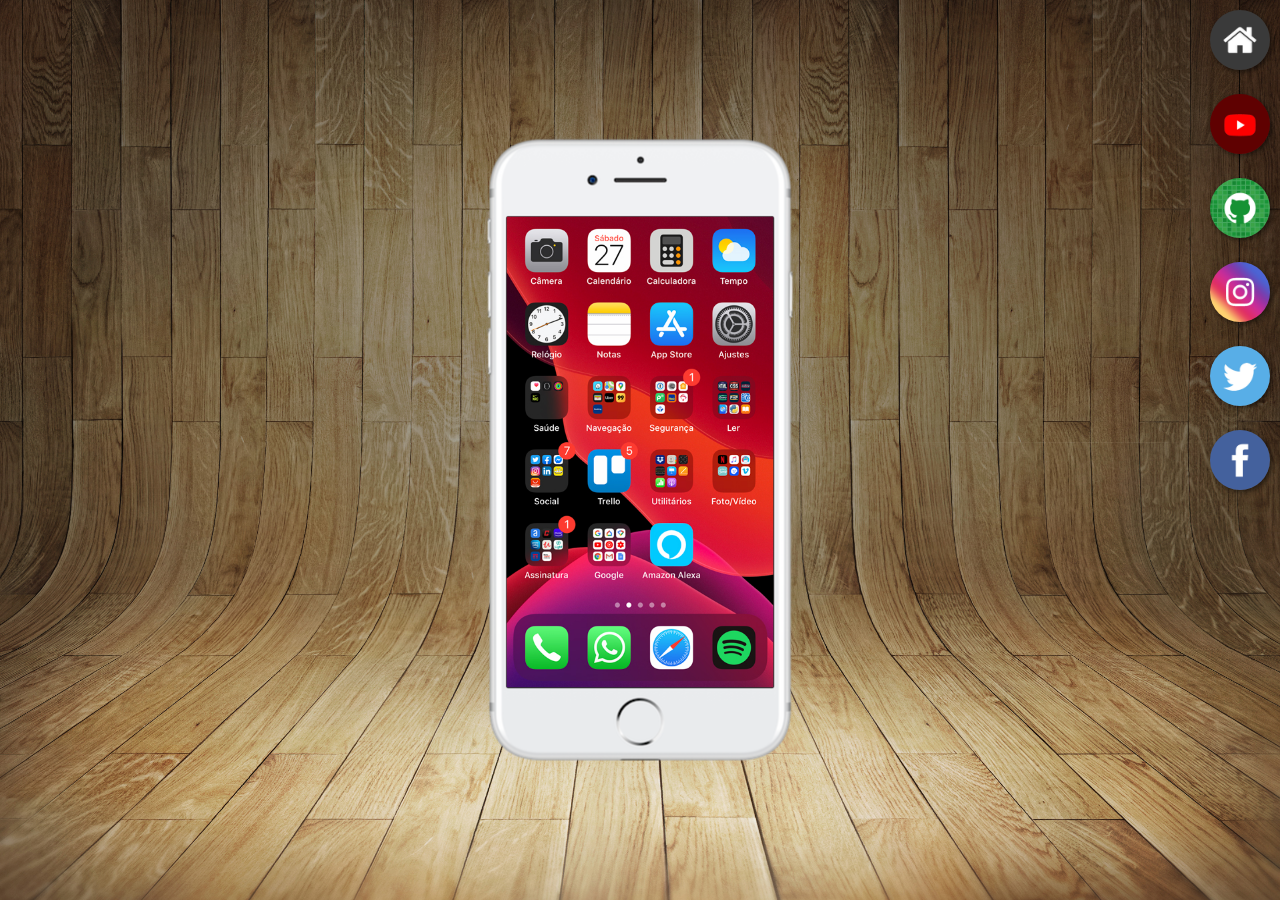
<file: index.html>
<!DOCTYPE html>
<html lang="pt-br">
<head>
    <meta charset="UTF-8">
    <meta name="viewport" content="width=device-width, initial-scale=1.0">
    <title>Projeto Redes Sociais</title>
    <link rel="shortcut icon" href="favicon.ico" type="image/x-icon"> 
    <link rel="stylesheet" href="estilos/style.css">
</head>
<body>
    <main>
        <section id="telefone">
            <iframe src="home.html" name="tela" id="tela" frameborder="0">
                Seu navegador não é compatível com isso
            </iframe>
        </section>
        <section id="redes-sociais">
            <a href="home.html" target="tela"> <img src="imagens/logo-home.jpg" alt="Home"></a> <br>
            <a href="youtube.html" target="tela"><img src="imagens/logo-youtube.jpg" alt="YouTube"></a> <br>
            <a href="github.html" target="tela"><img src="imagens/logo-github.jpg" alt="GitHub"></a> <br>
            <a href="instagram.html" target="tela"><img src="imagens/logo-instagram.jpg" alt="Instagram"></a> <br>
            <a href="twitter.html" target="tela"><img src="imagens/logo-twitter.jpg" alt="Twitter"></a> <br>
            <a href="facebook.html" target="tela"><img src="imagens/logo-facebook.jpg" alt="Facebook"></a>
        </section>
    </main>
</body>
</html>
</file>
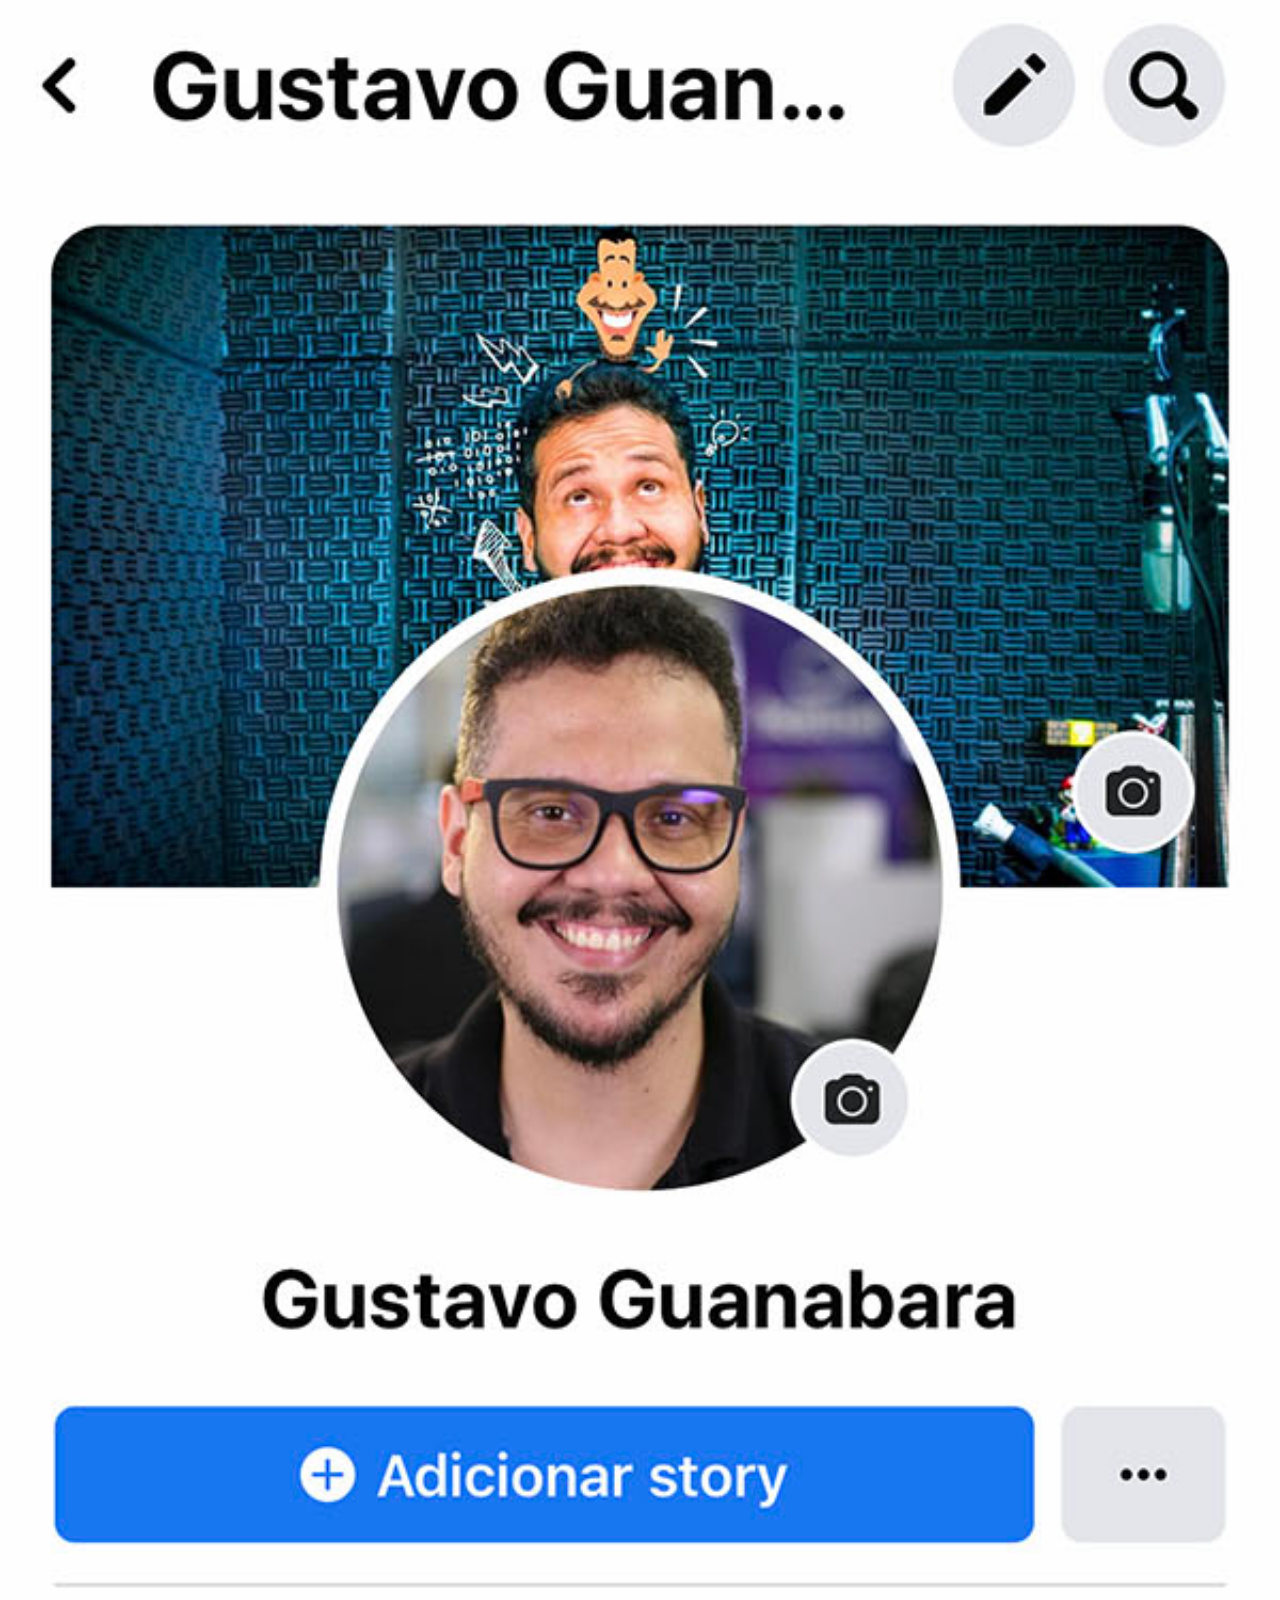
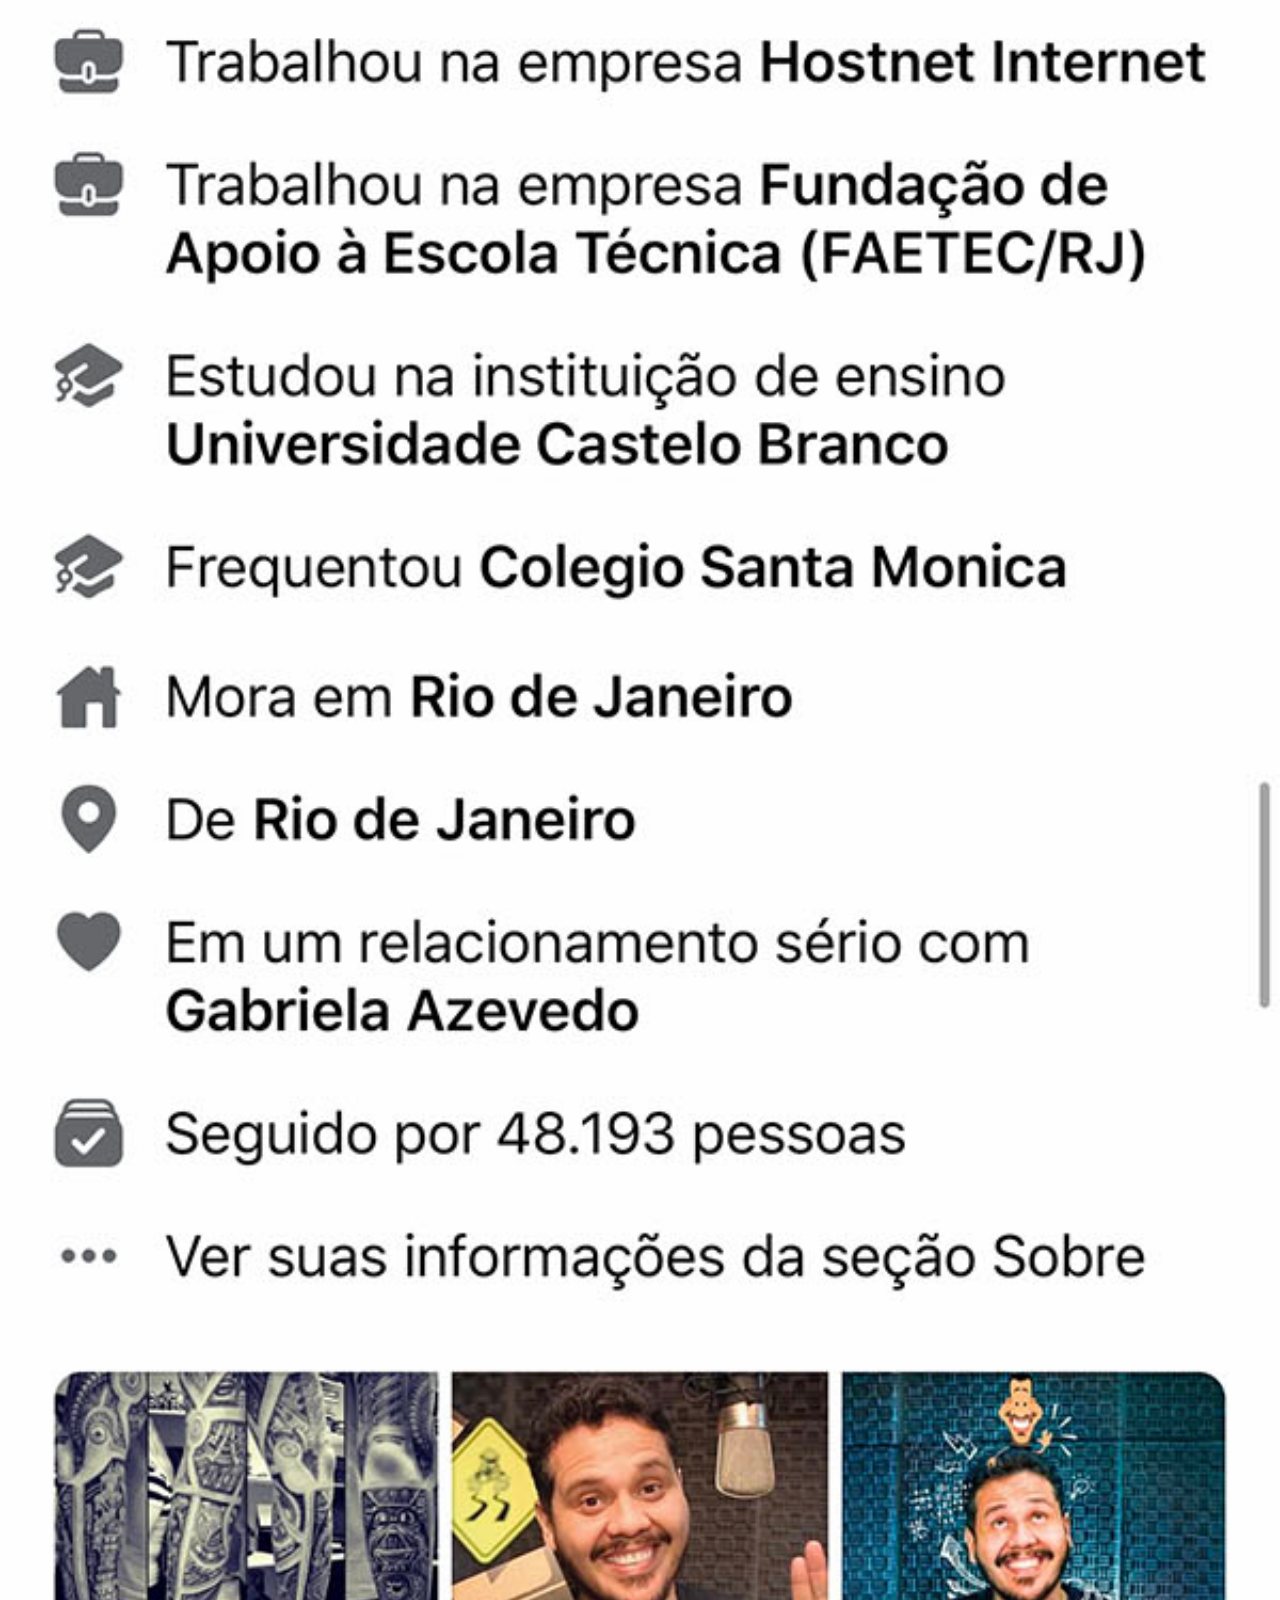
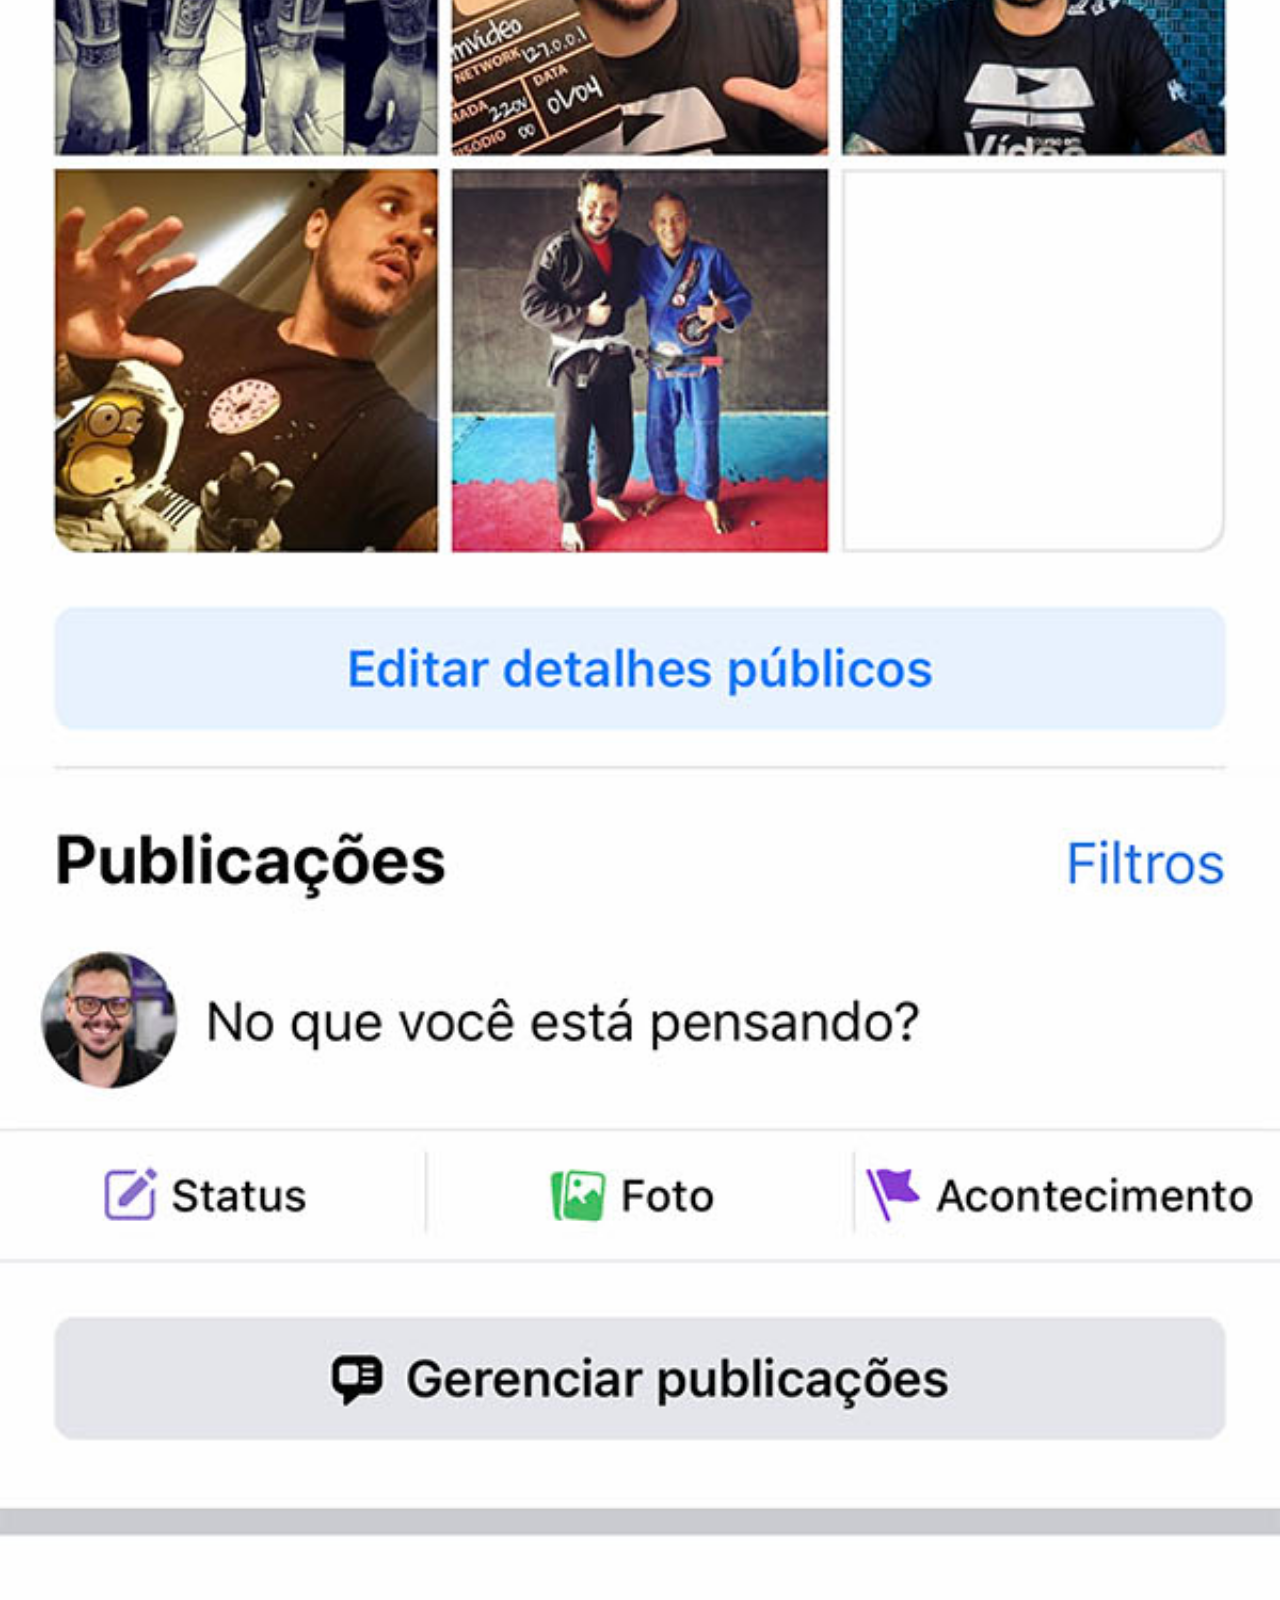
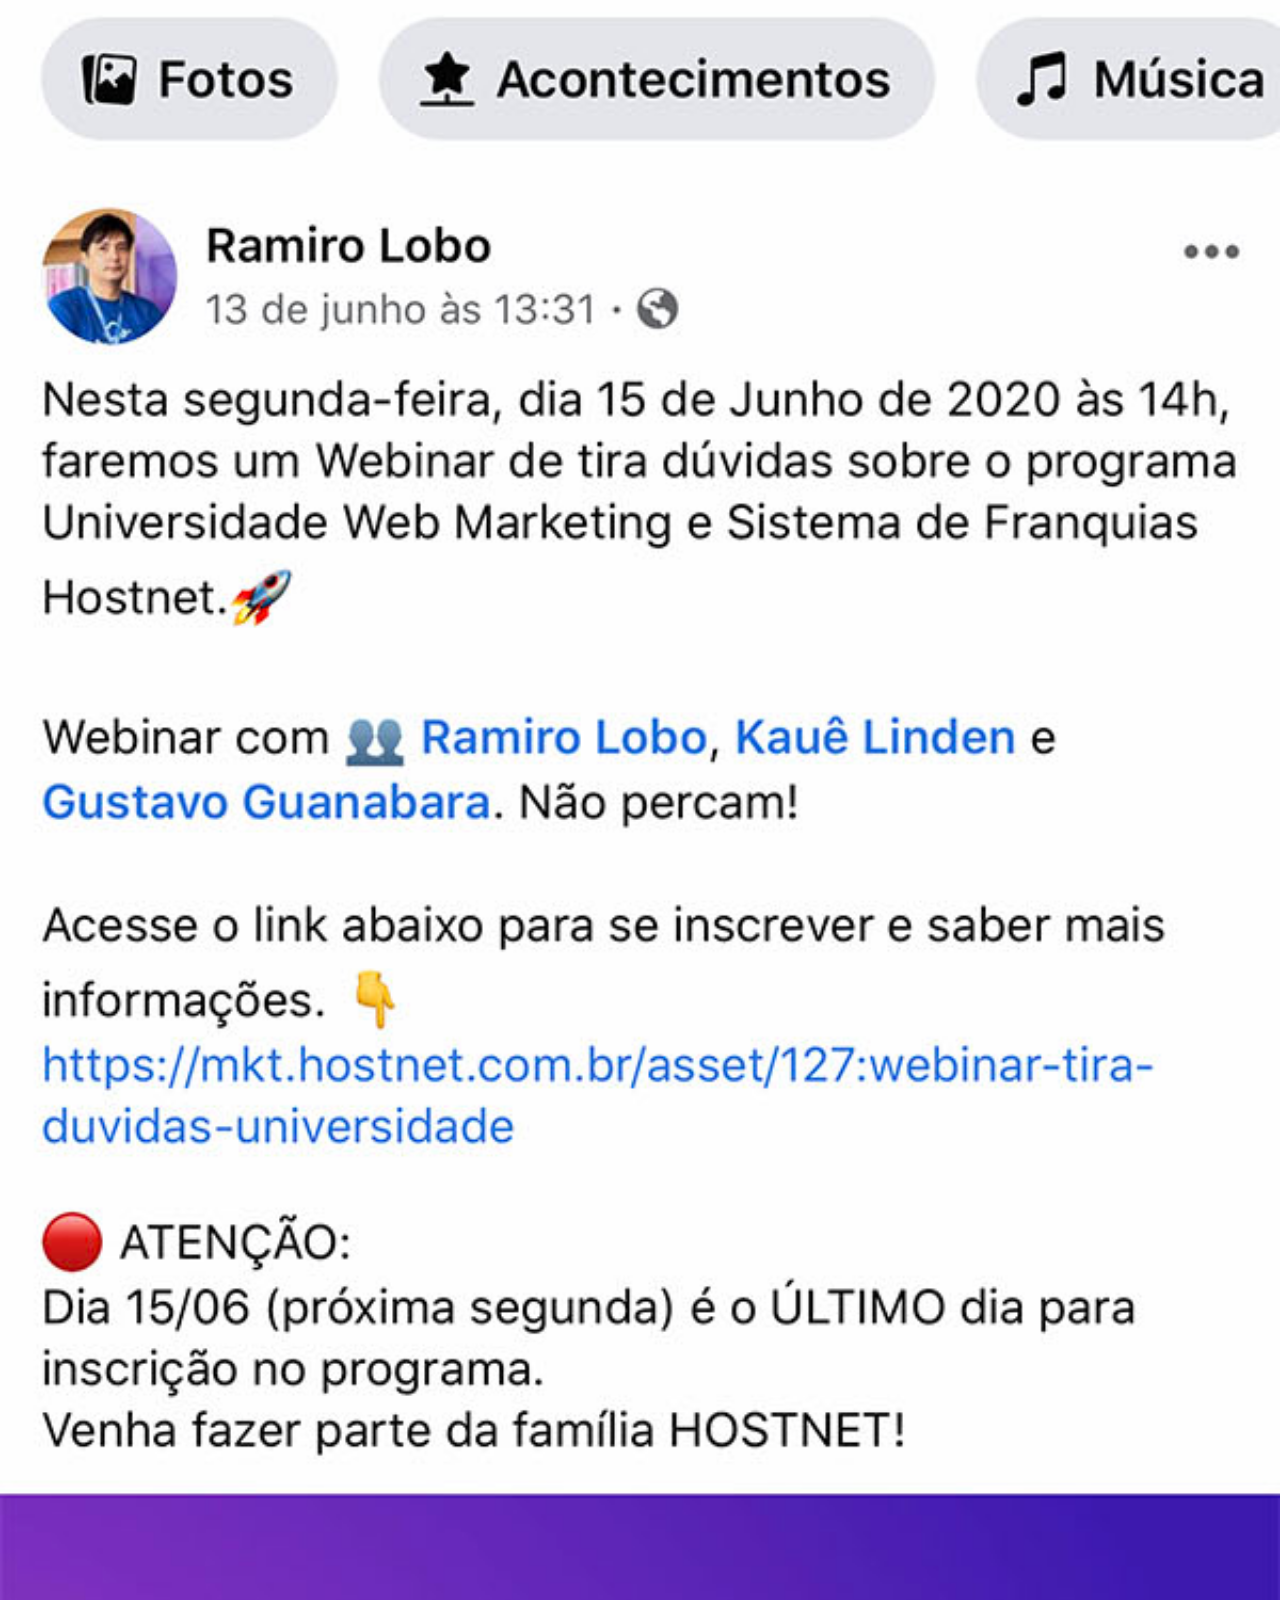
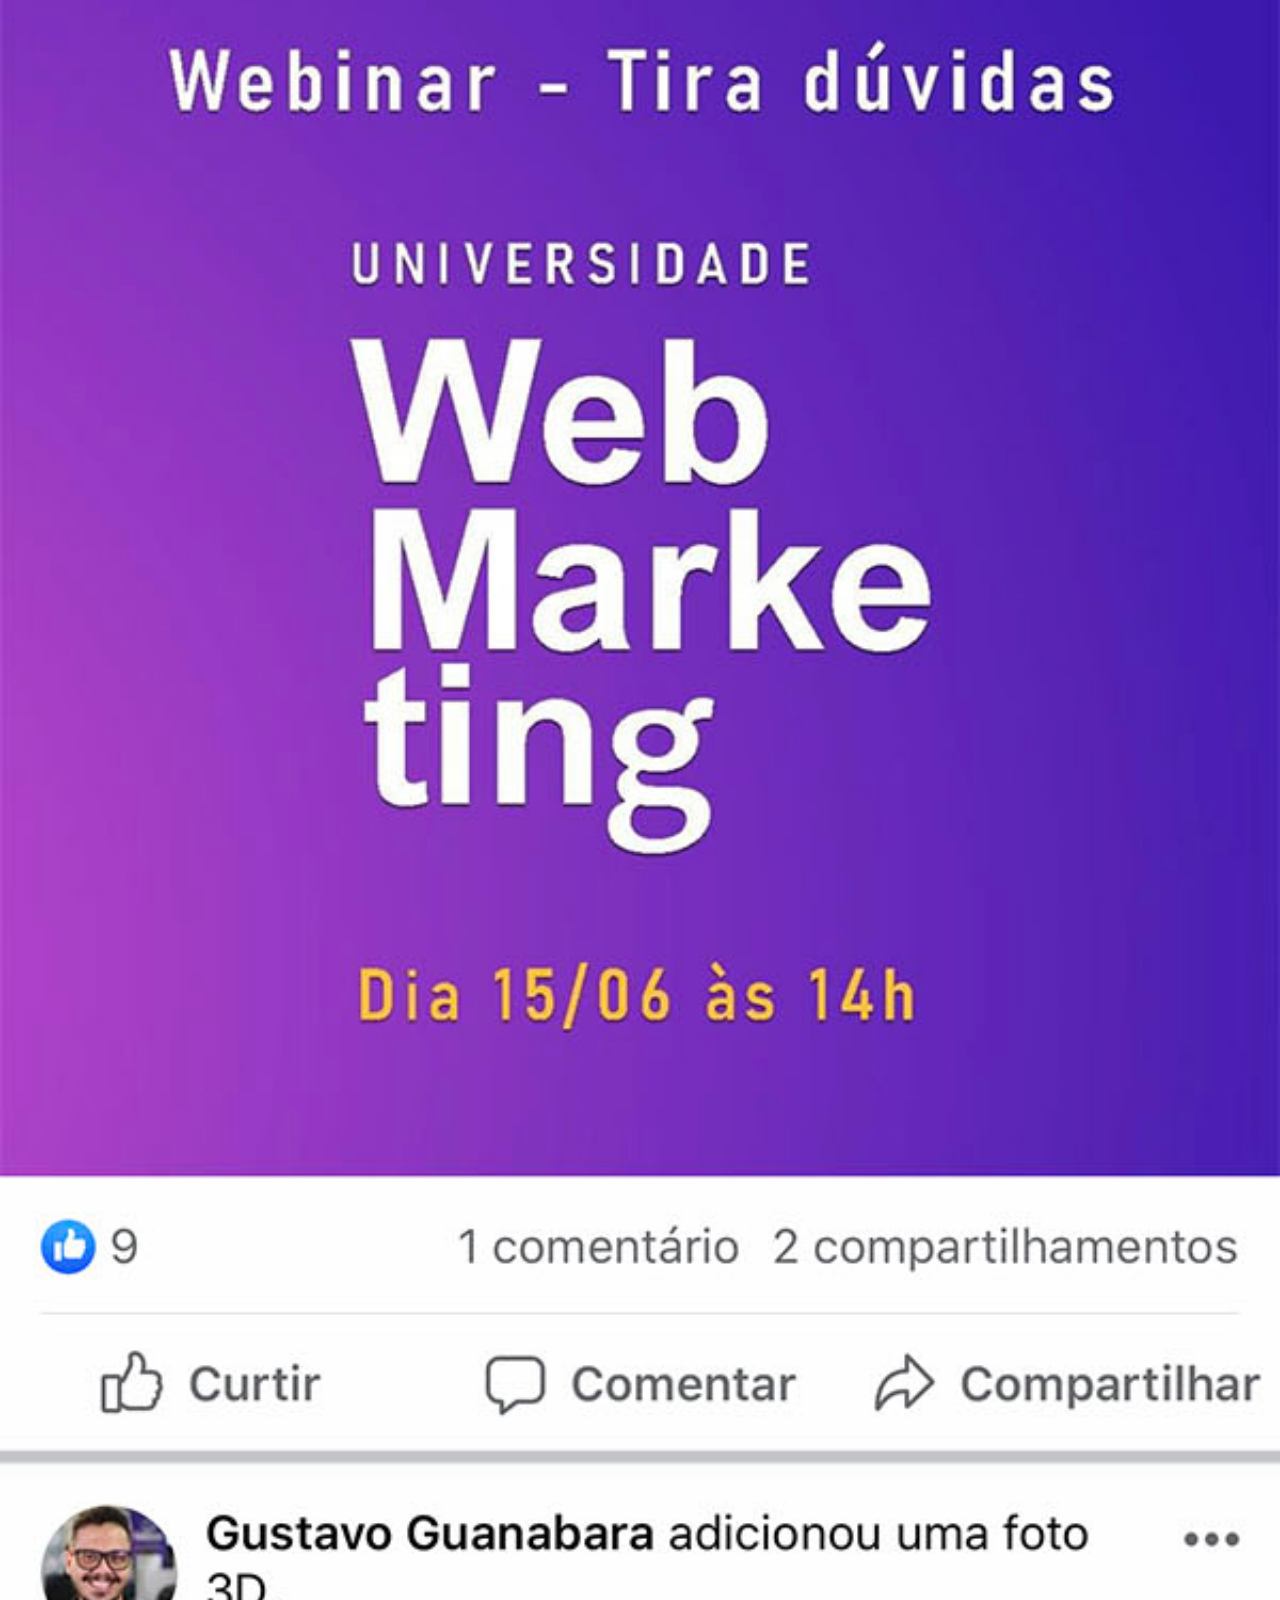
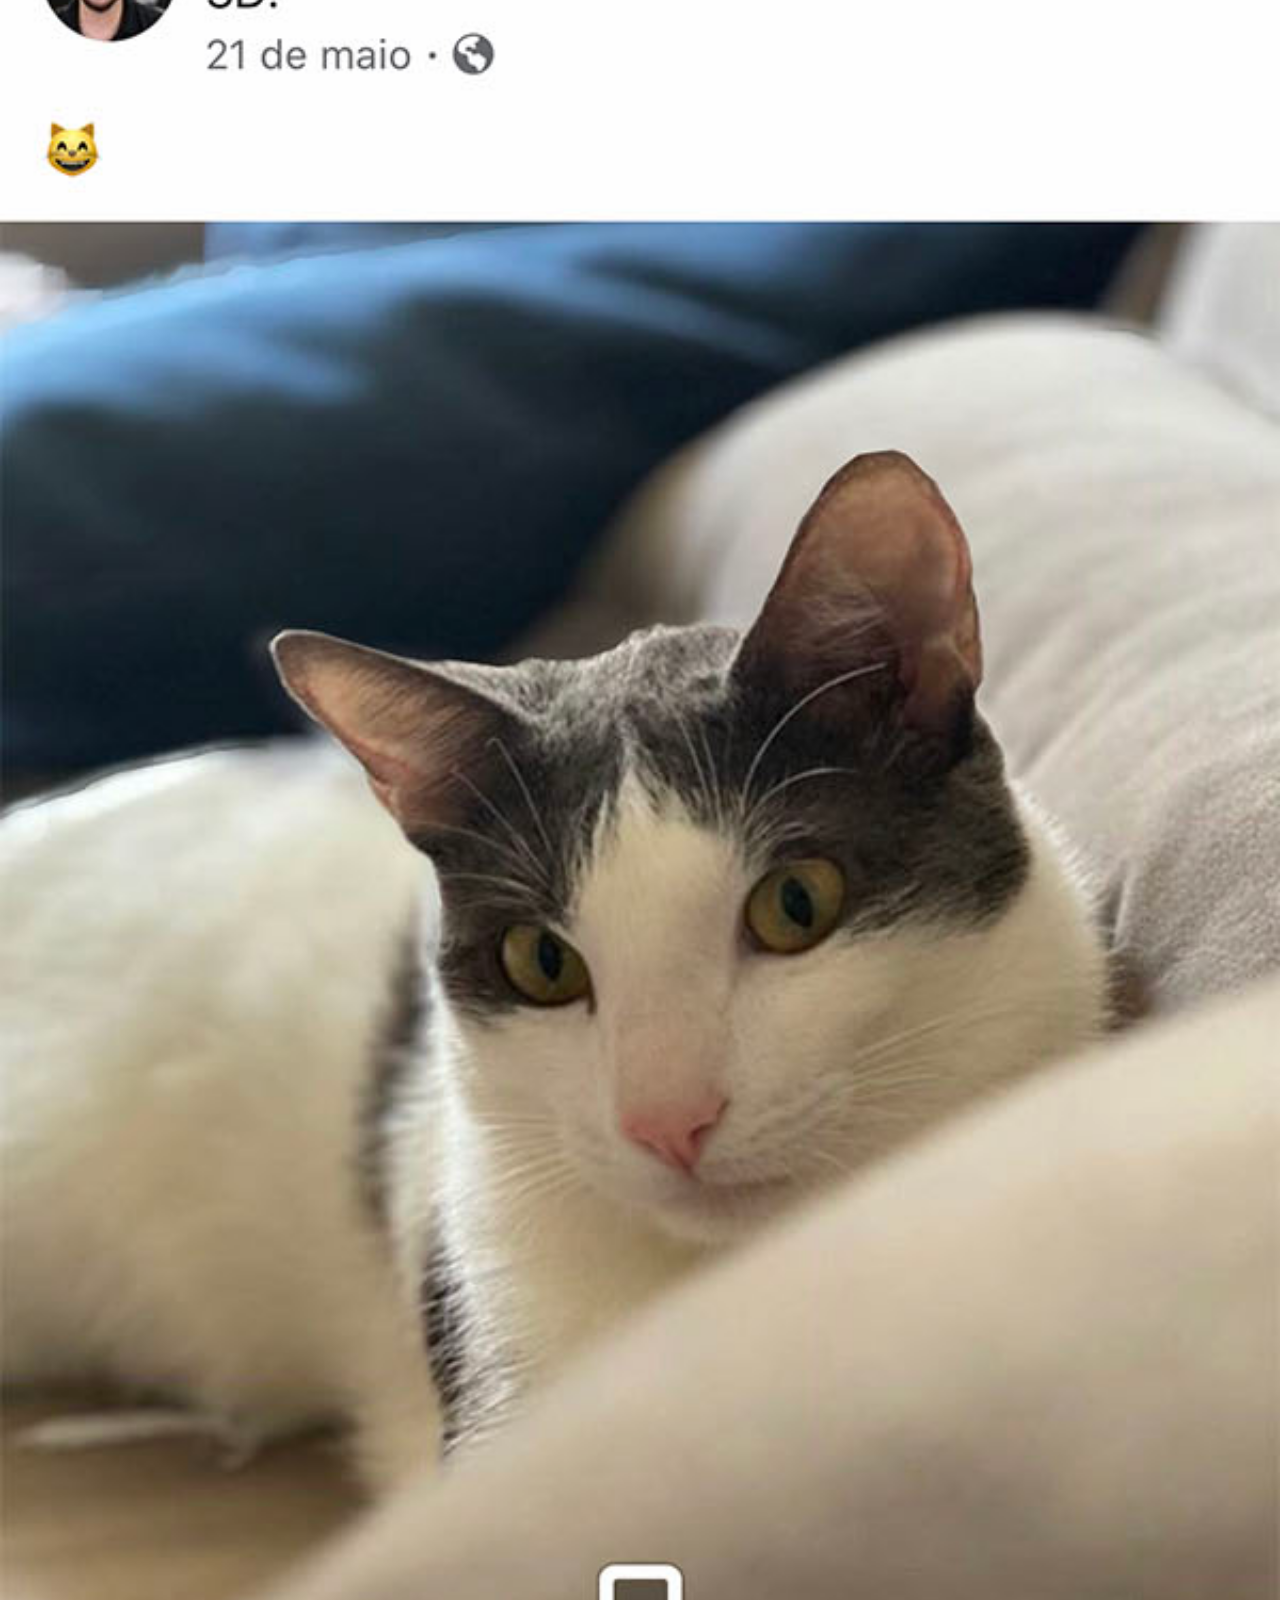
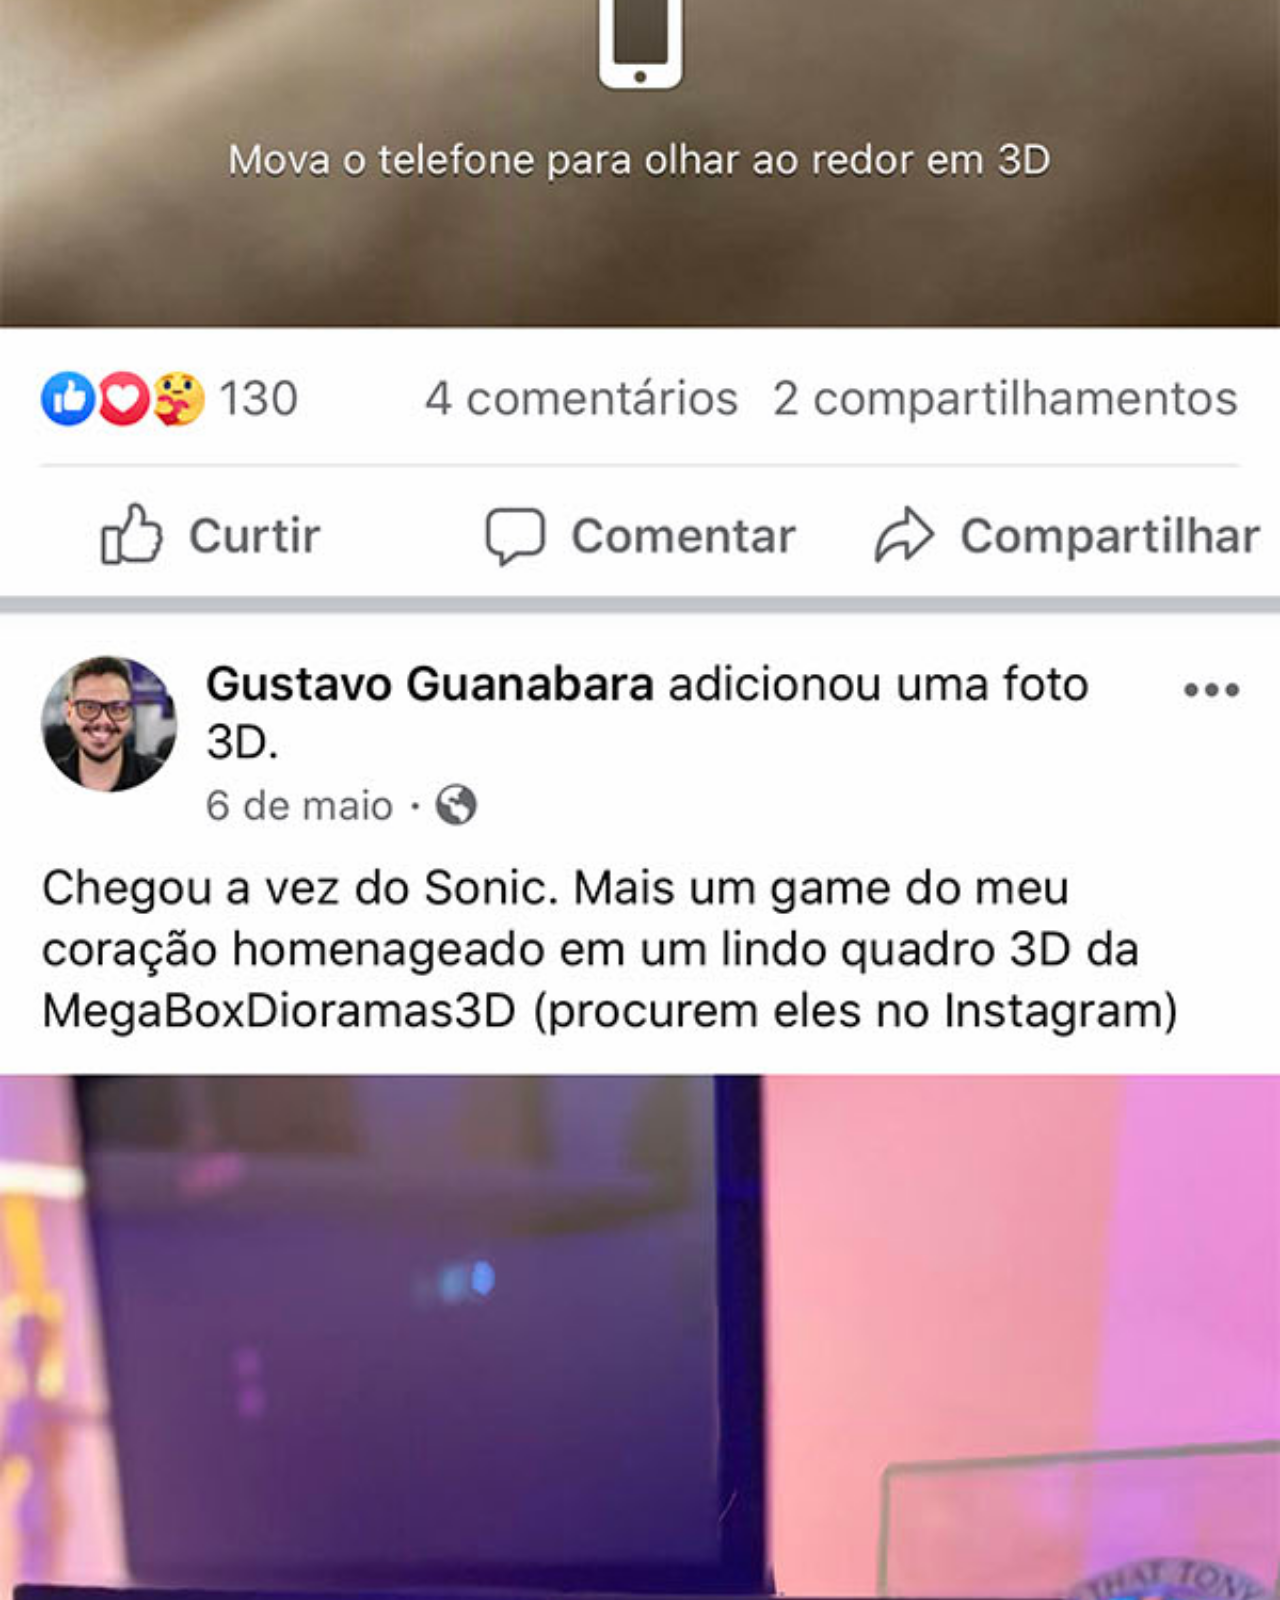
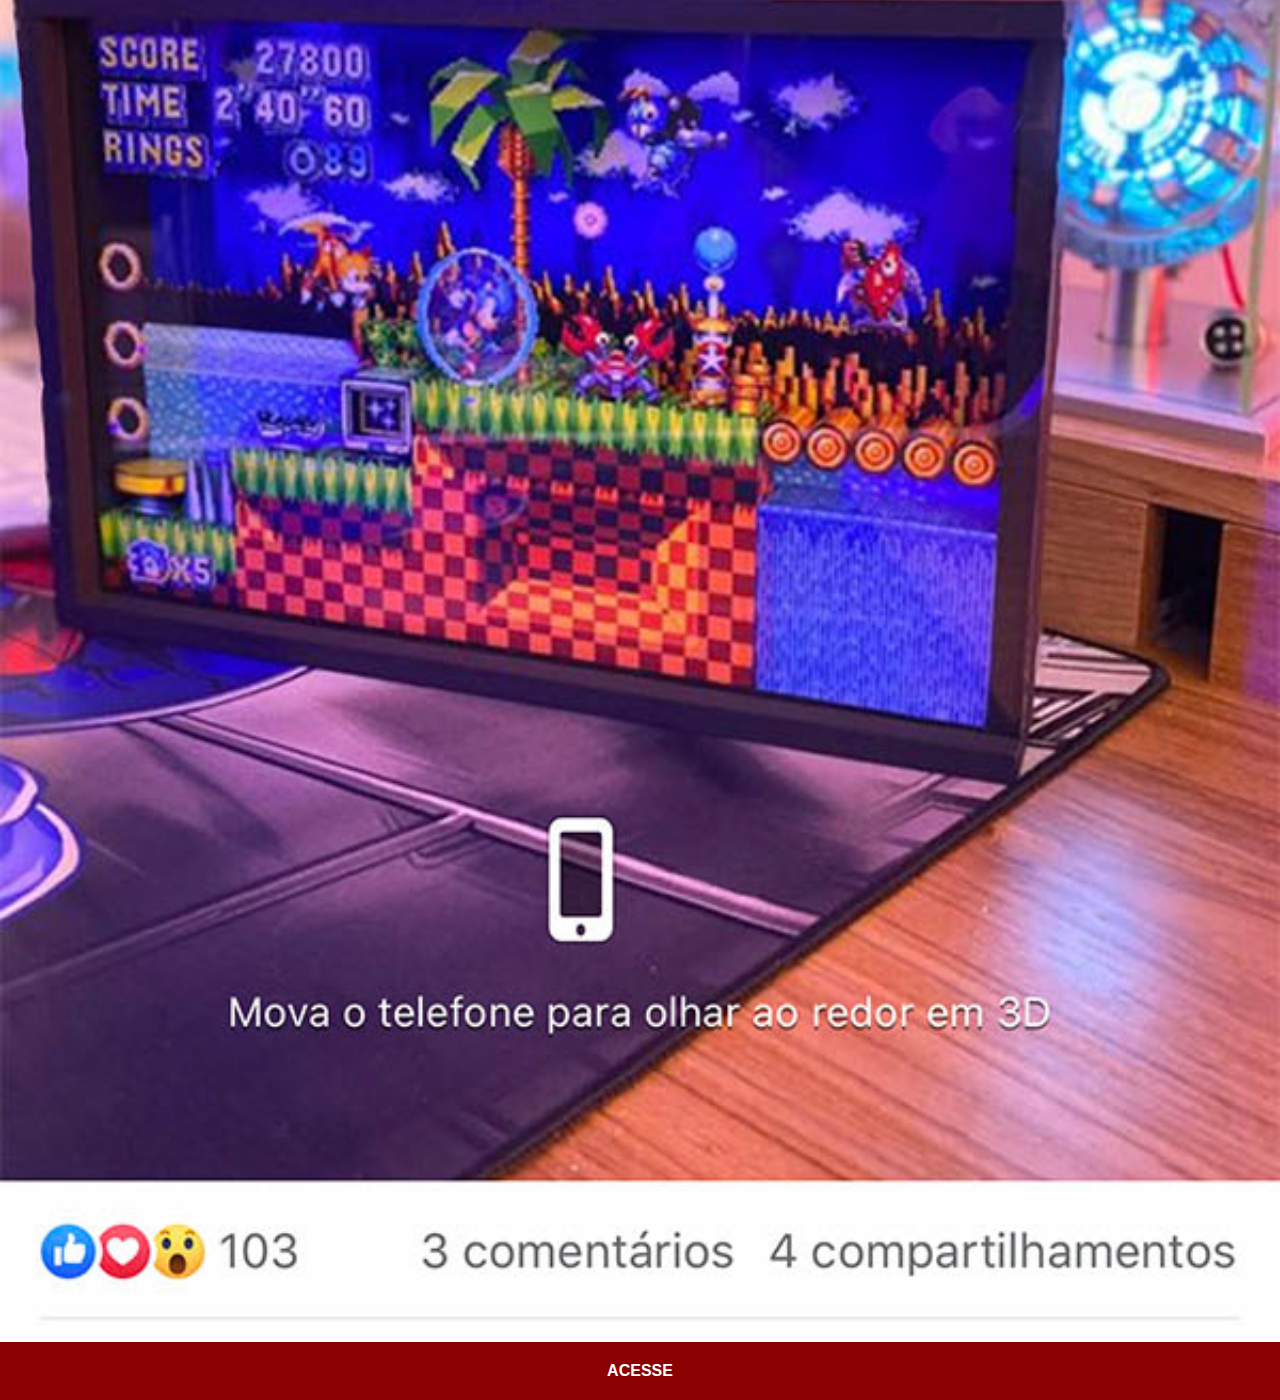
<file: facebook.html>
<!DOCTYPE html>
<html lang="pt-br">
<head>
    <meta charset="UTF-8">
    <meta name="viewport" content="width=device-width, initial-scale=1.0">
    <title>Facebook</title>
    <link rel="stylesheet" href="estilos/social.css">
</head>
<body>
    <img src="imagens/tela-facebook.jpg" alt="Facebook">
    <a href="https://www.facebook.com/gustavoguanabara/?locale=pt_BR" target="_blank">ACESSE</a>
</body>
</html>
</file>
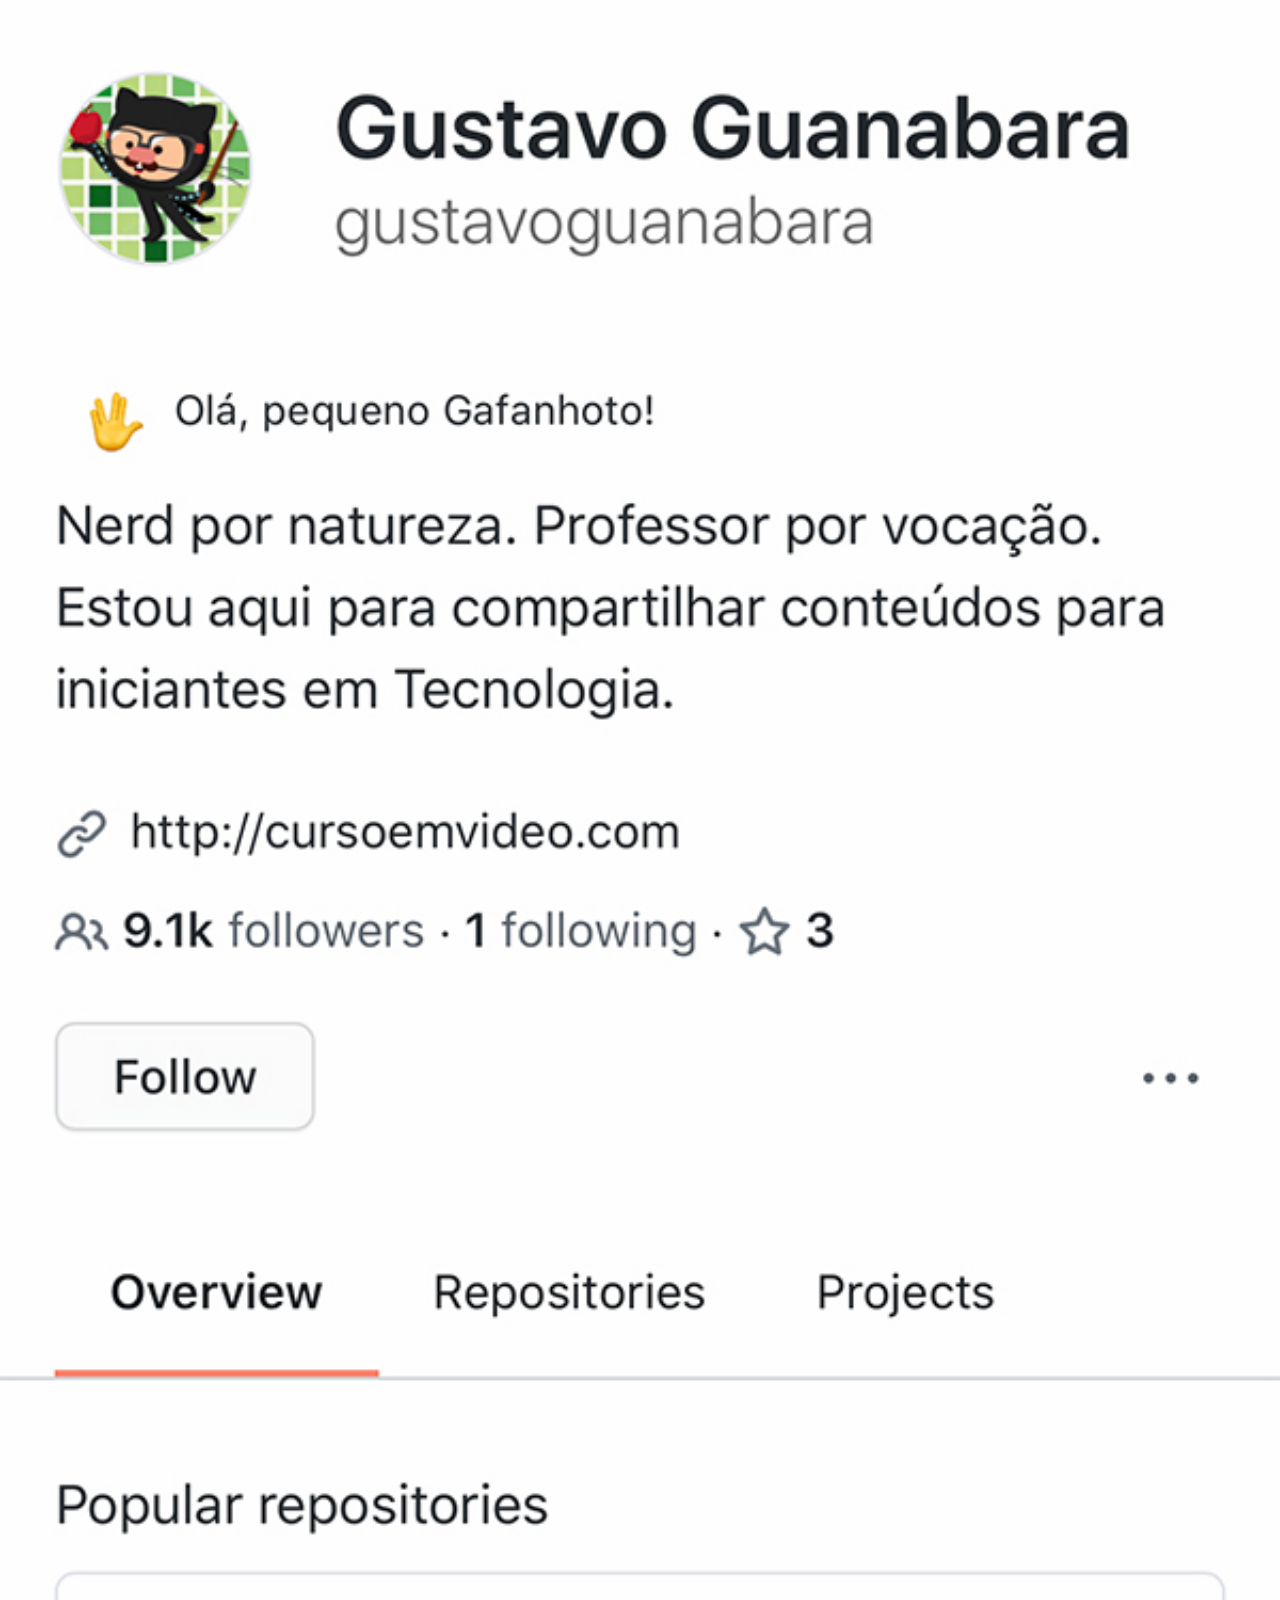
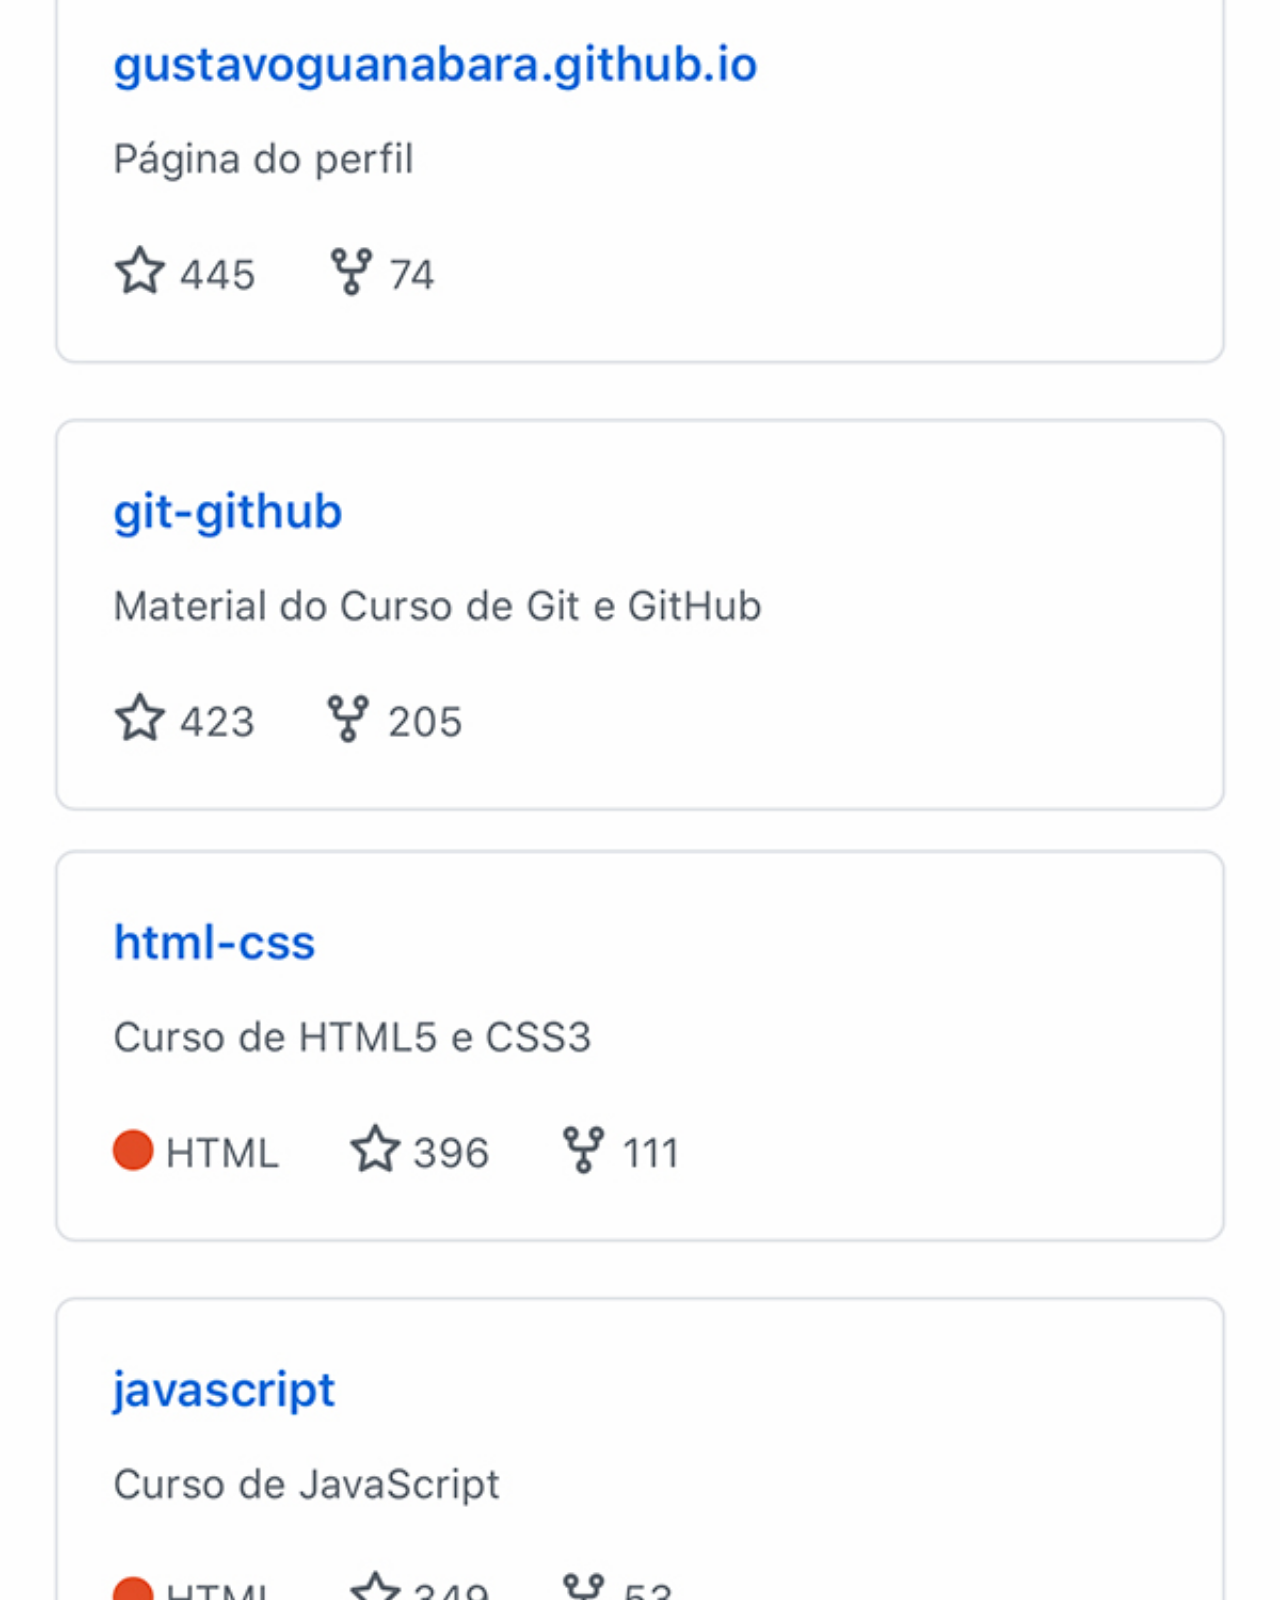
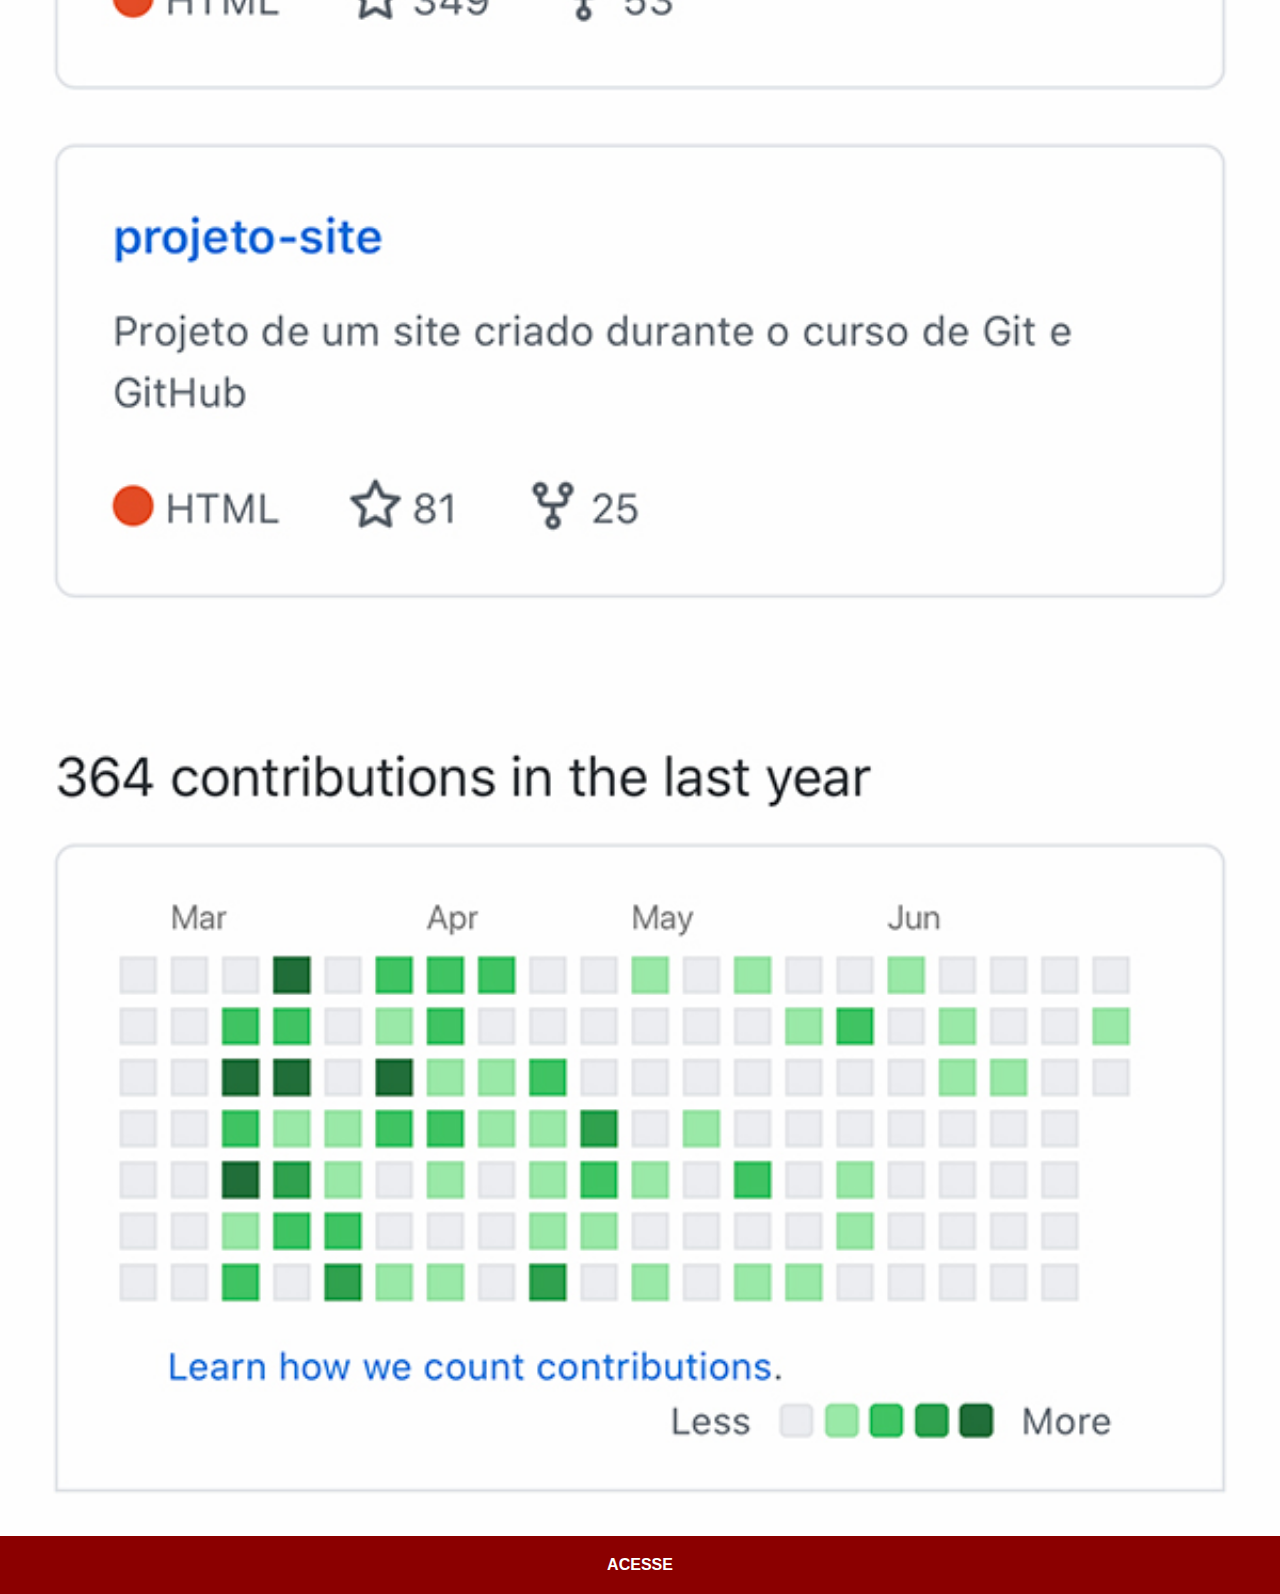
<file: github.html>
<!DOCTYPE html>
<html lang="pt-br">
<head>
    <meta charset="UTF-8">
    <meta name="viewport" content="width=device-width, initial-scale=1.0">
    <title>GitHub</title>
    <link rel="stylesheet" href="estilos/social.css">
</head>
<body>
    <img src="imagens/tela-github.jpg" alt="GitHub">
    <a href="https://github.com/gustavoguanabara" target="_blank">ACESSE</a>
</body>
</html>
</file>
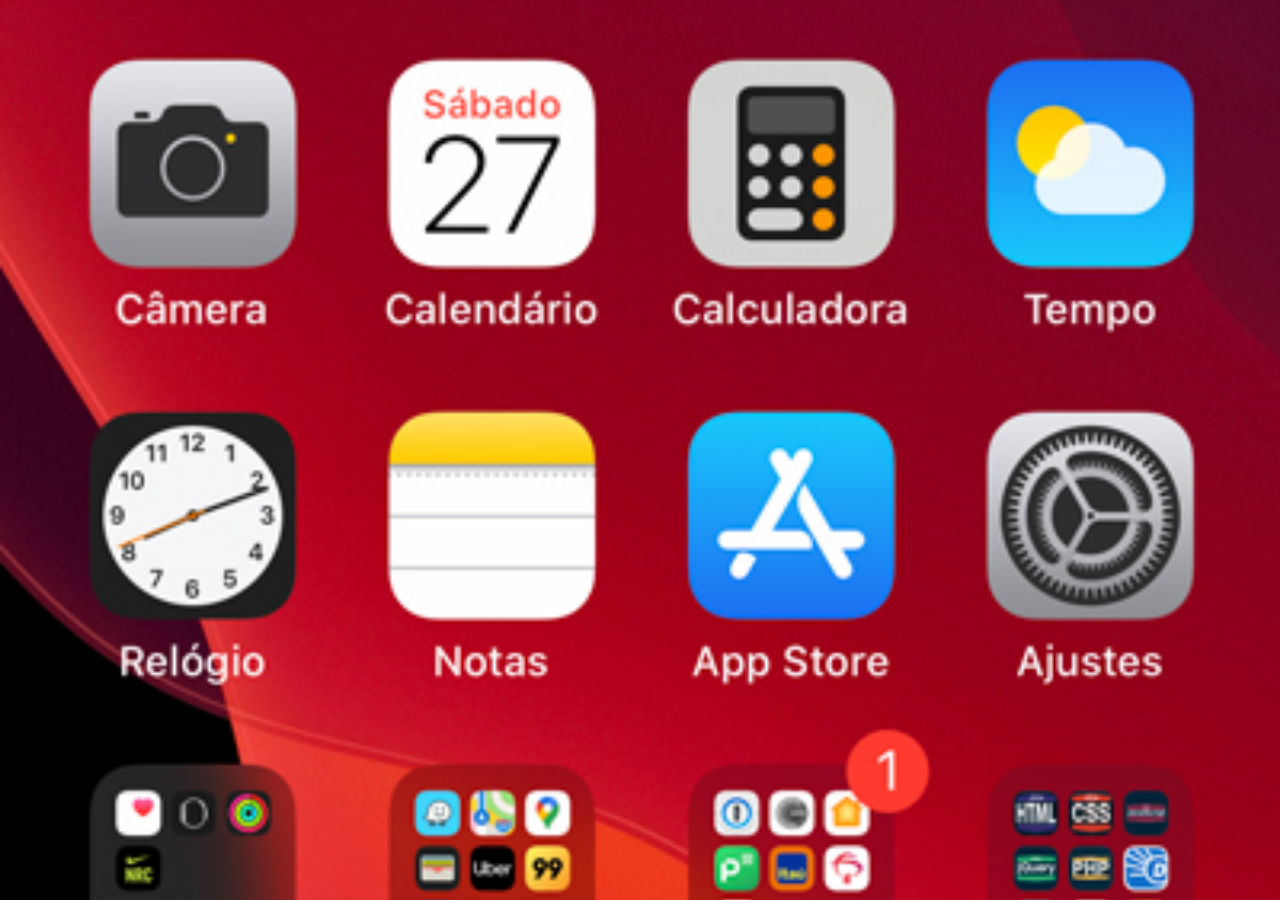
<file: home.html>
<!DOCTYPE html>
<html lang="pt-br">
<head>
    <meta charset="UTF-8">
    <meta name="viewport" content="width=device-width, initial-scale=1.0">
    <title>Home</title>
</head>
<style>
    *{
        margin: 0;
        padding: 0;
    }

    body{
        width: 100vw;
        height: 100vh;
        background: black url(imagens/tela-home.jpg) no-repeat top center;
        background-size: cover;
    }
</style>
<body>
    
</body>
</html>
</file>
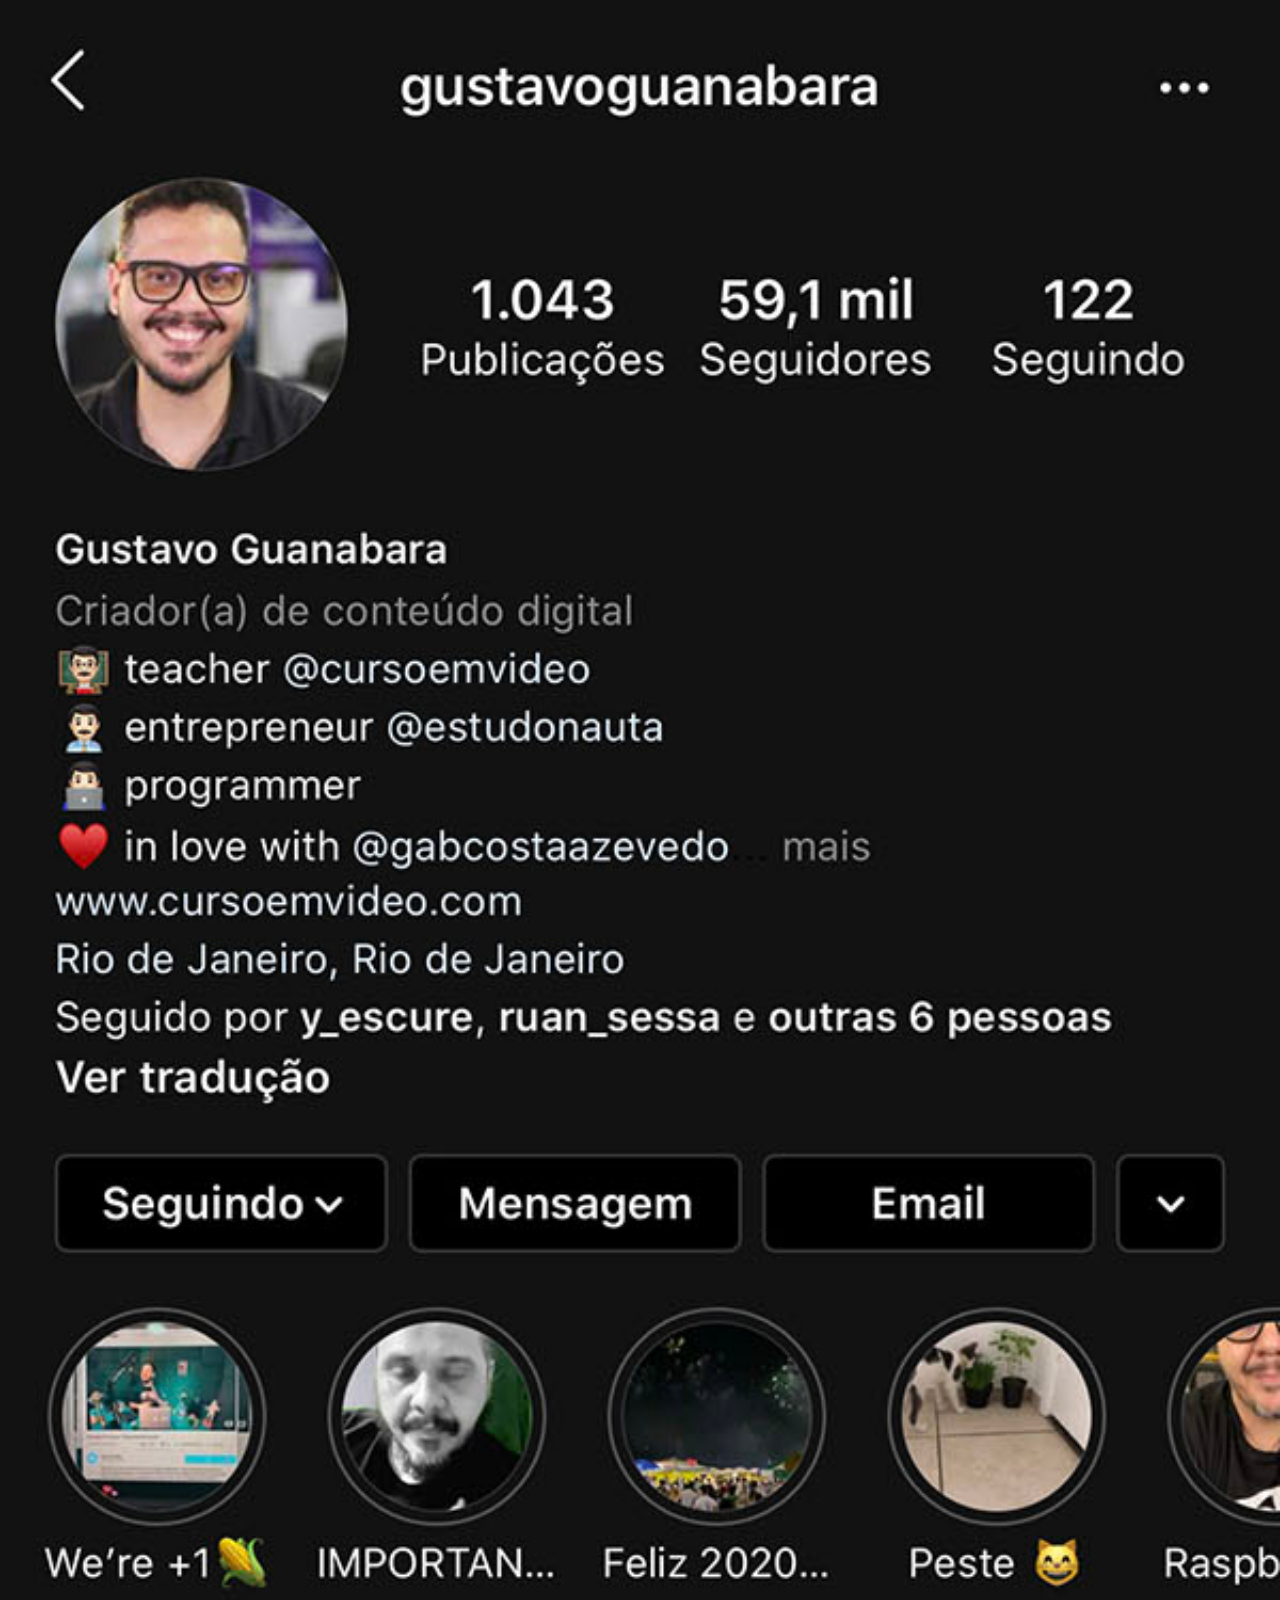
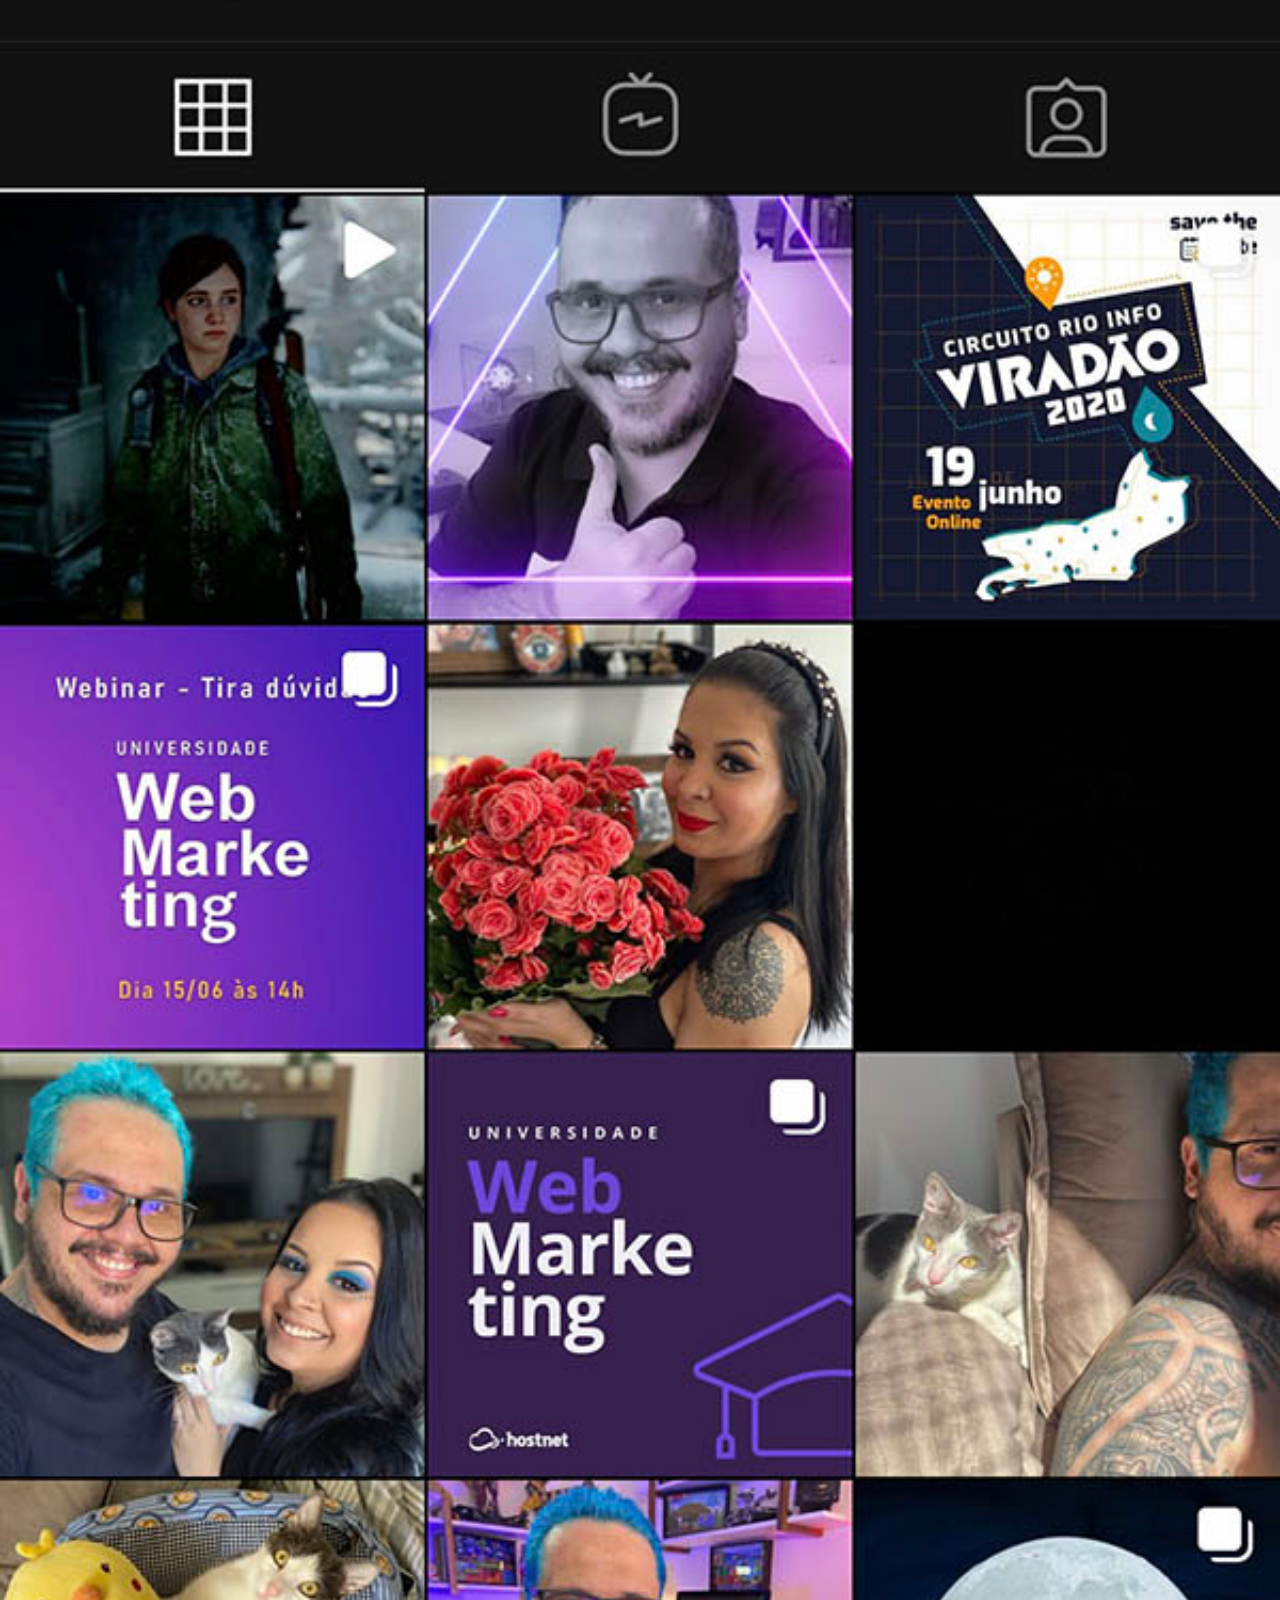
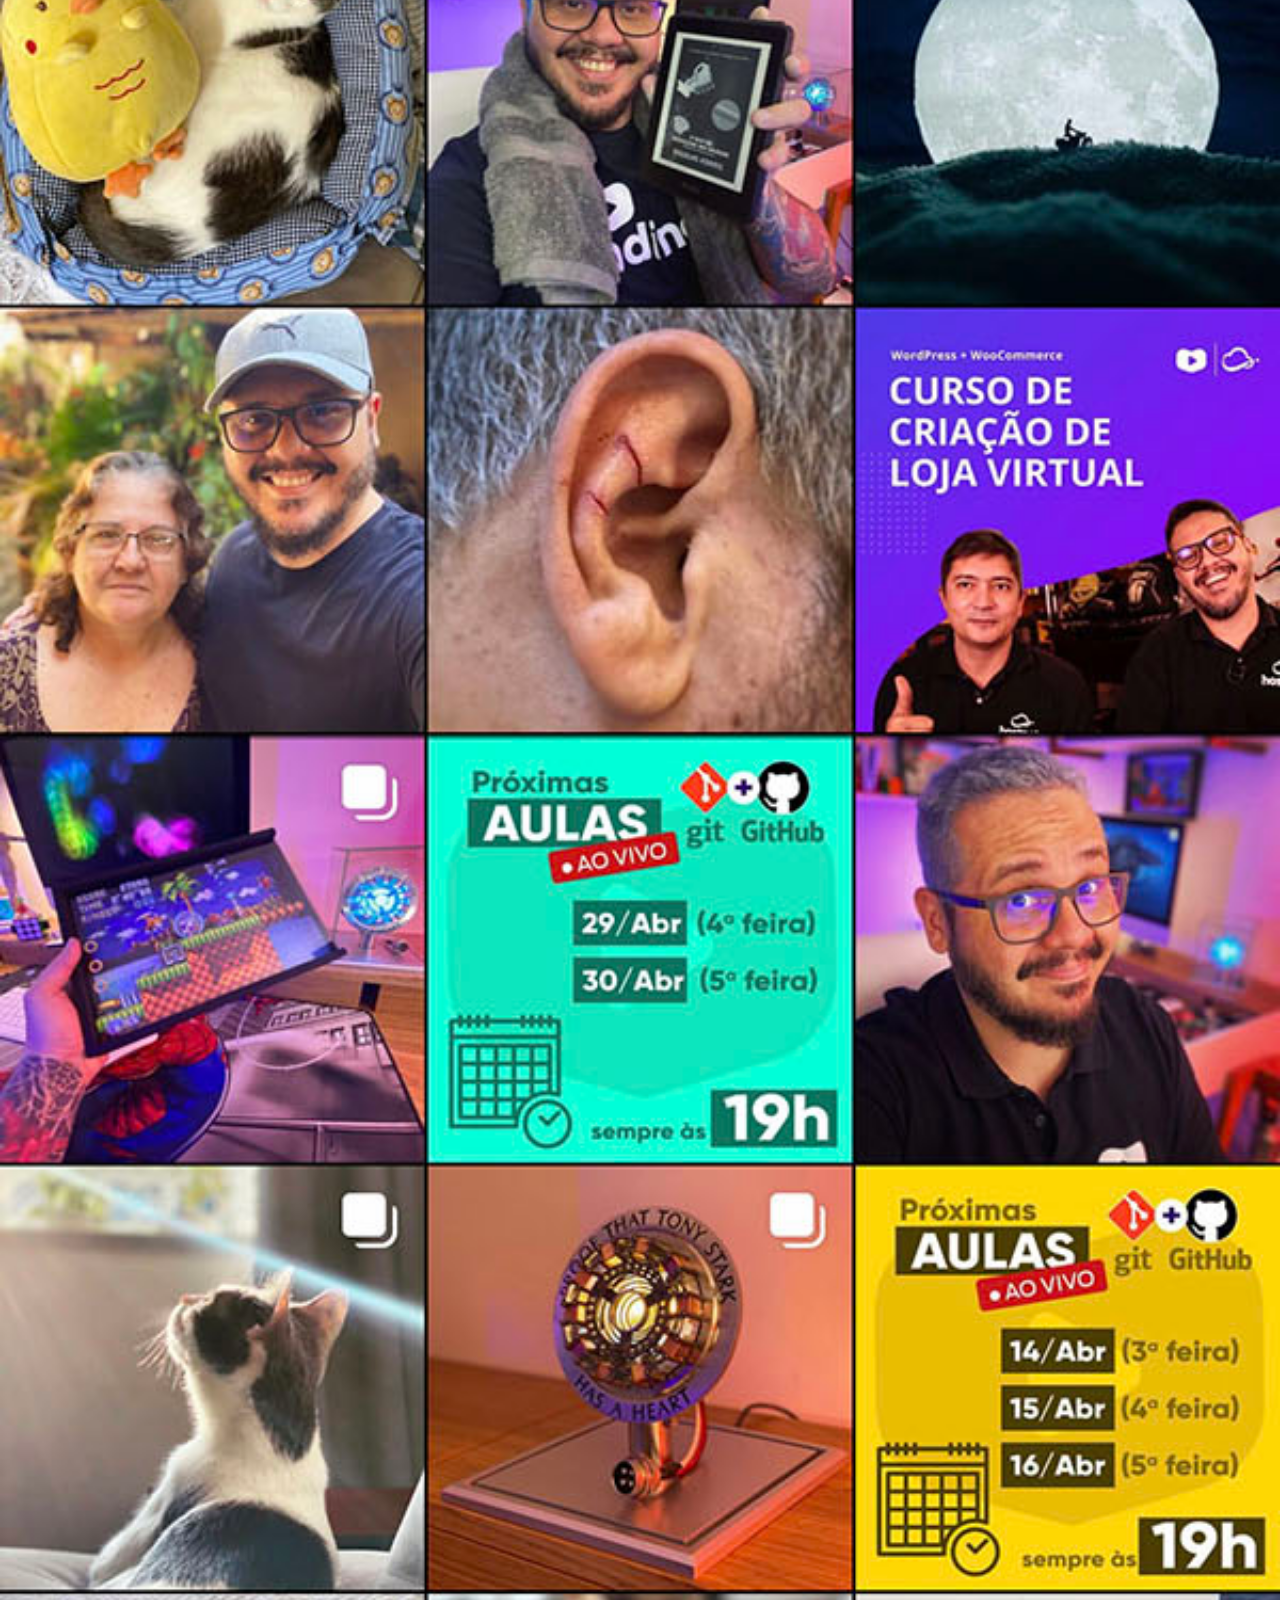
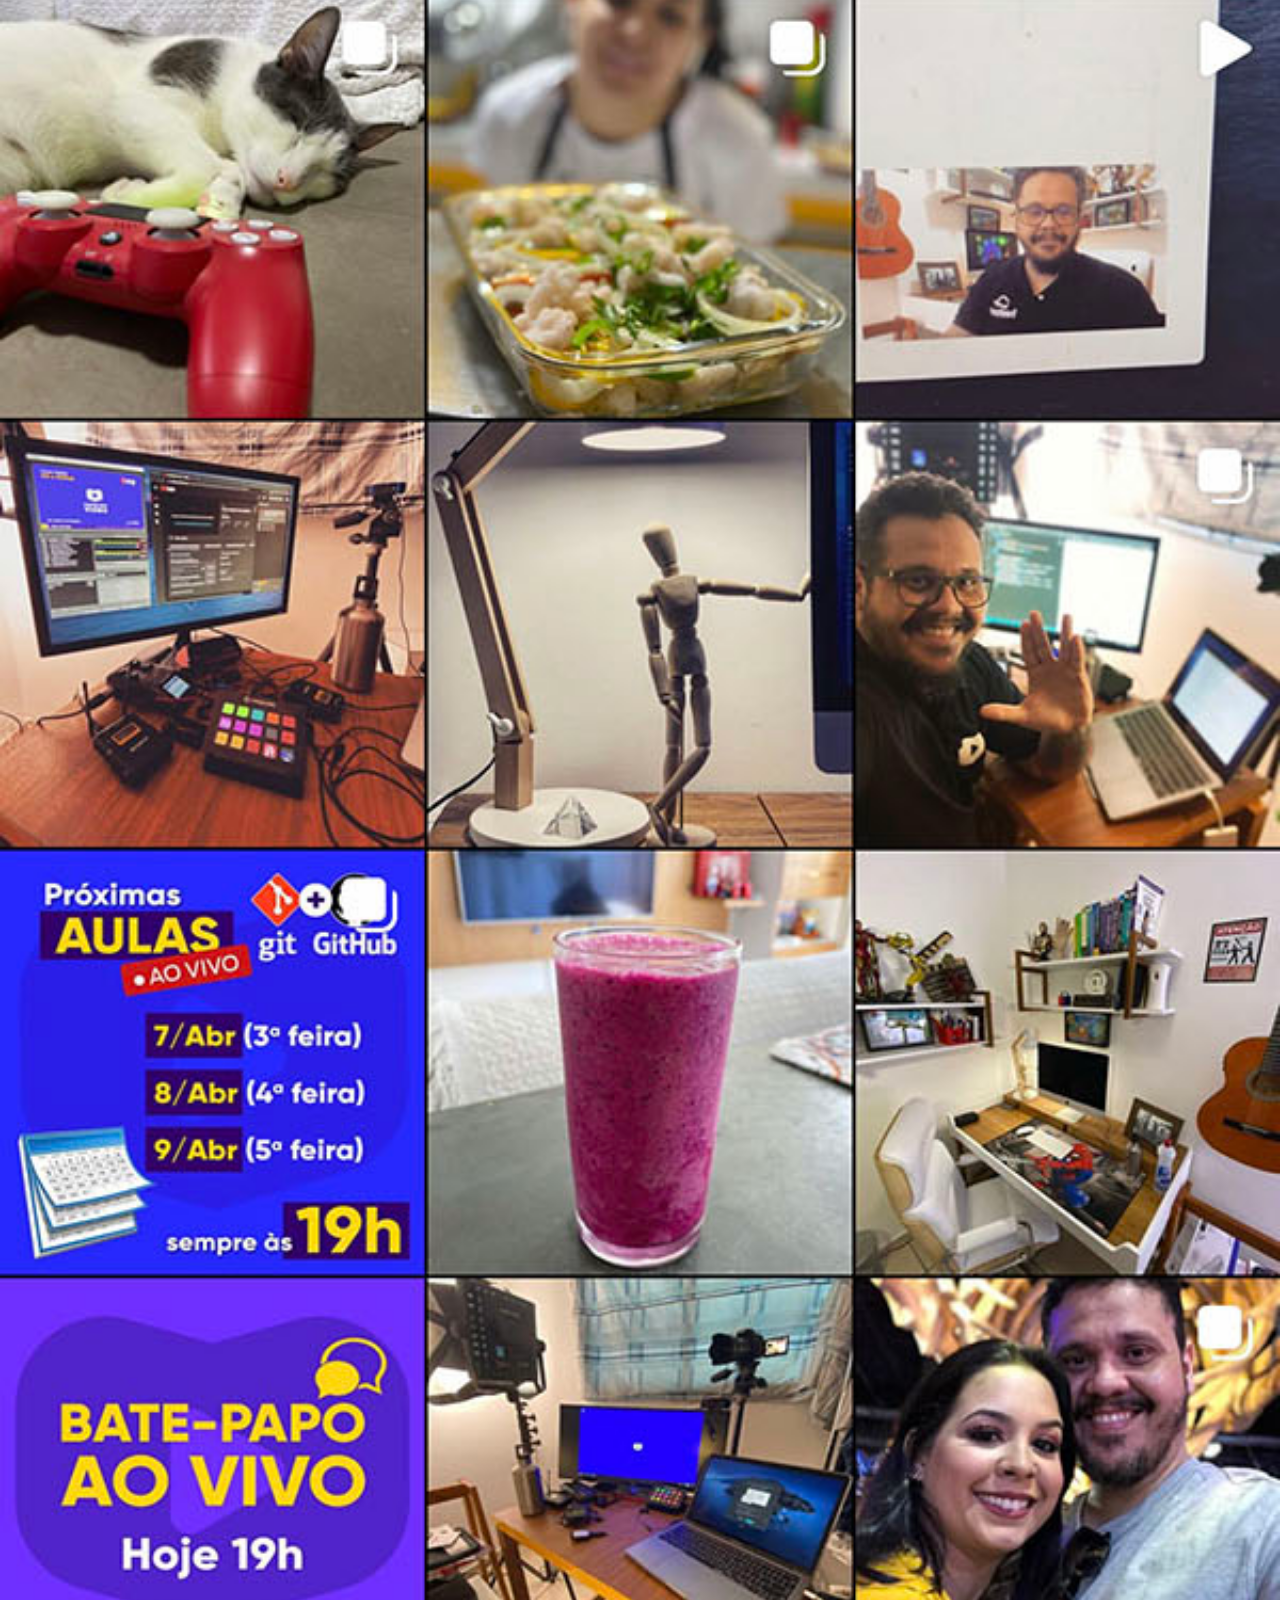
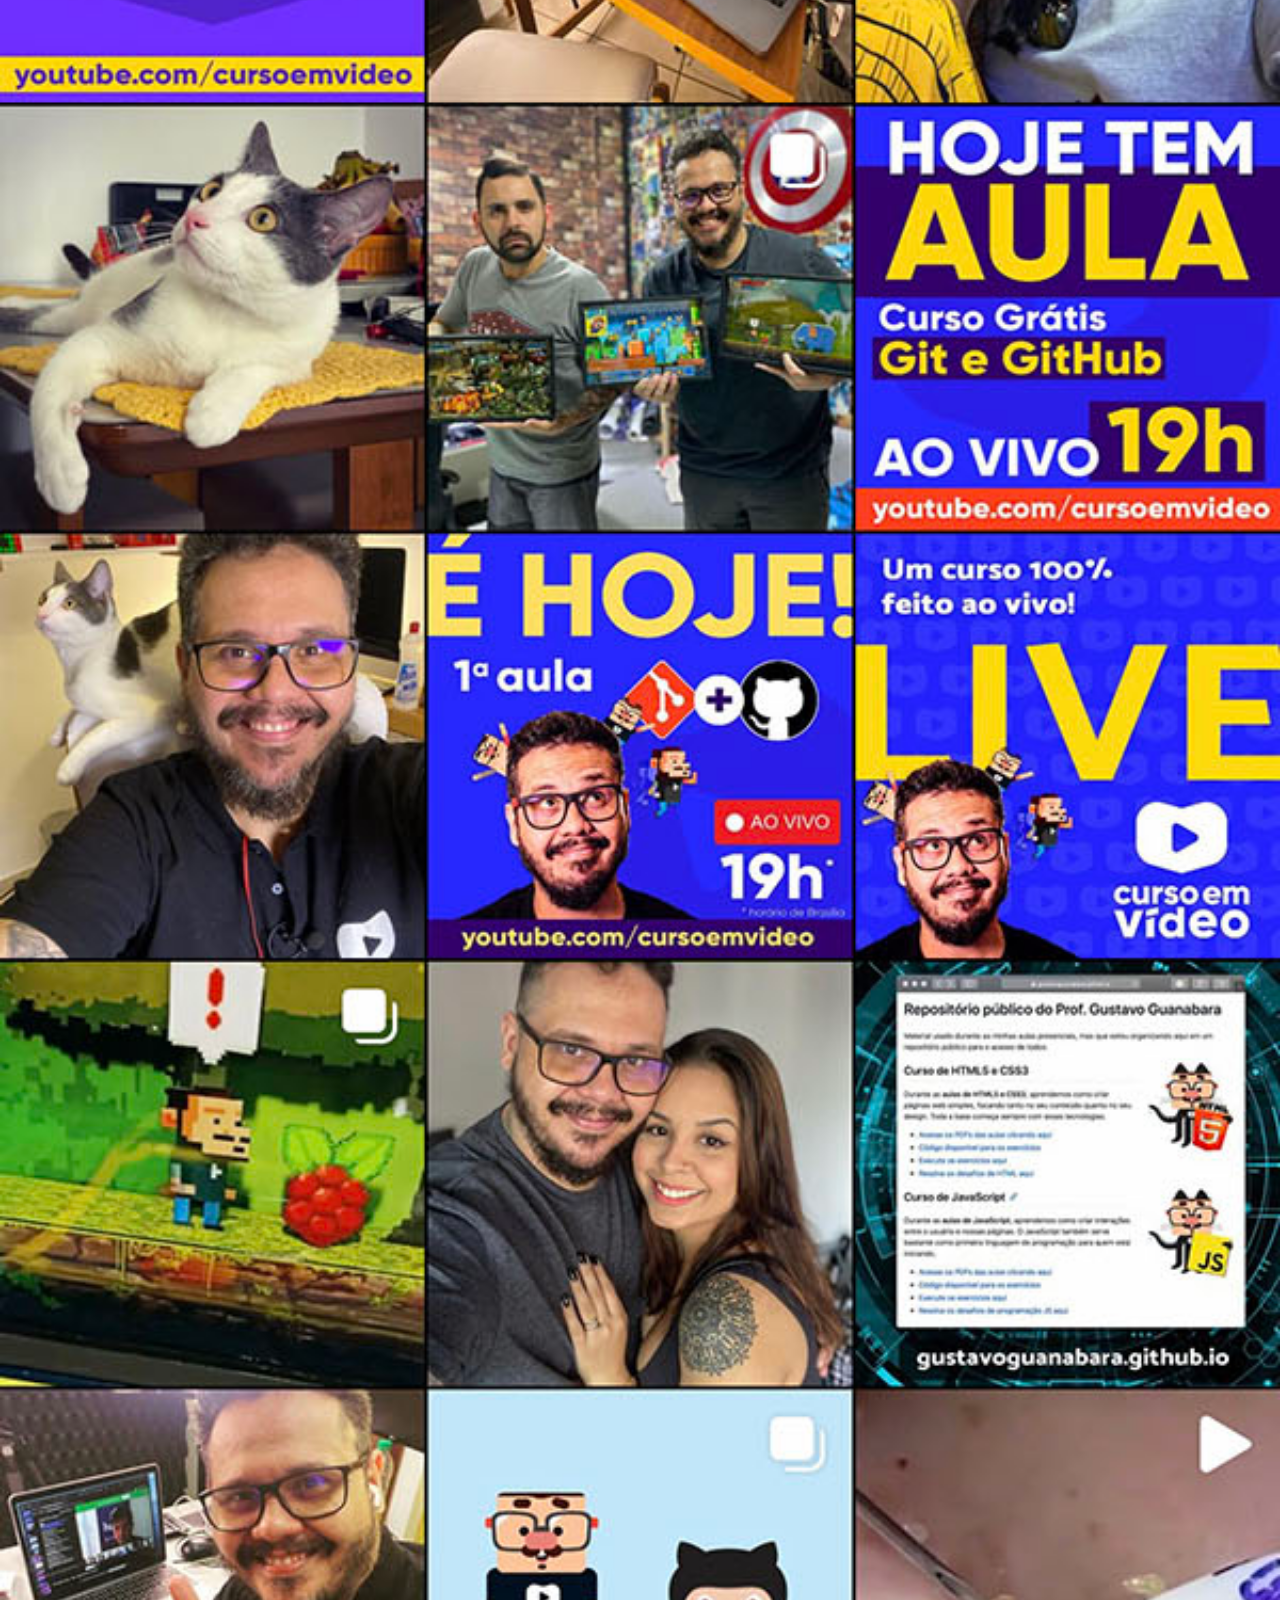
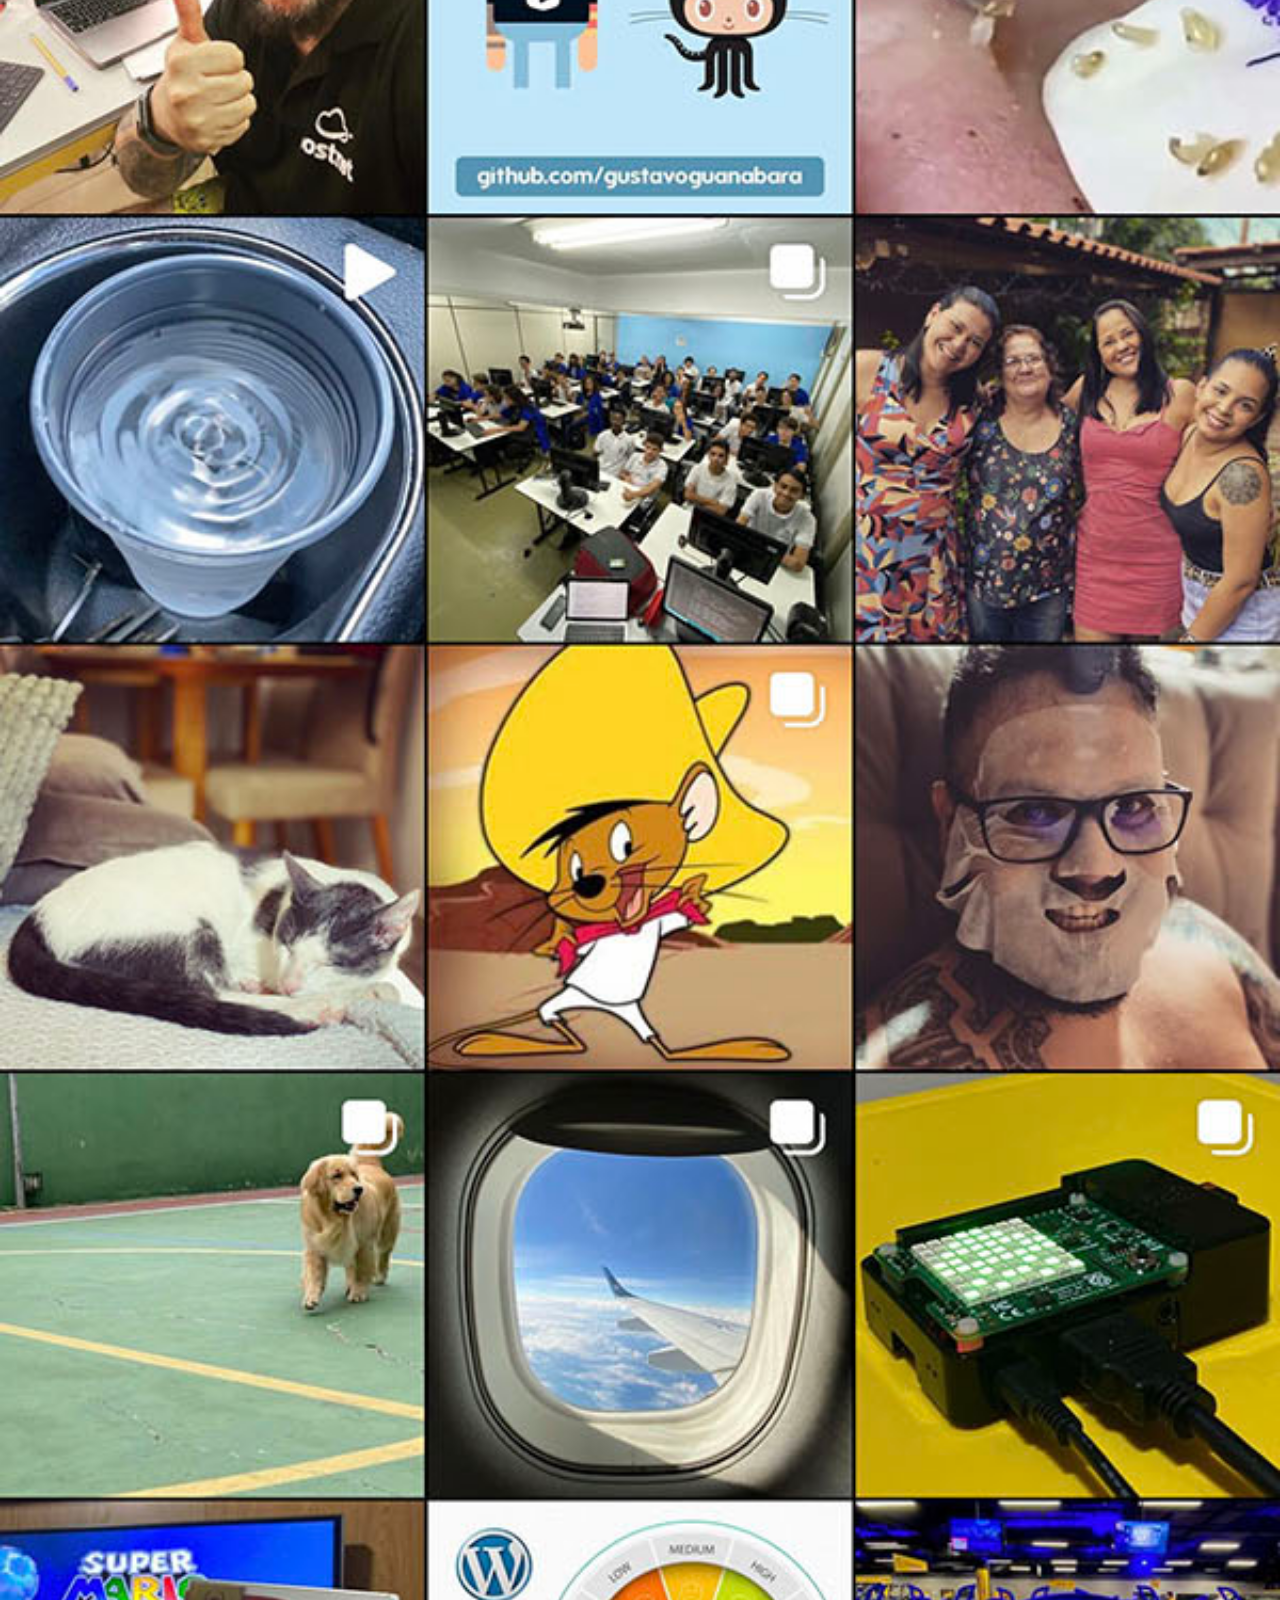
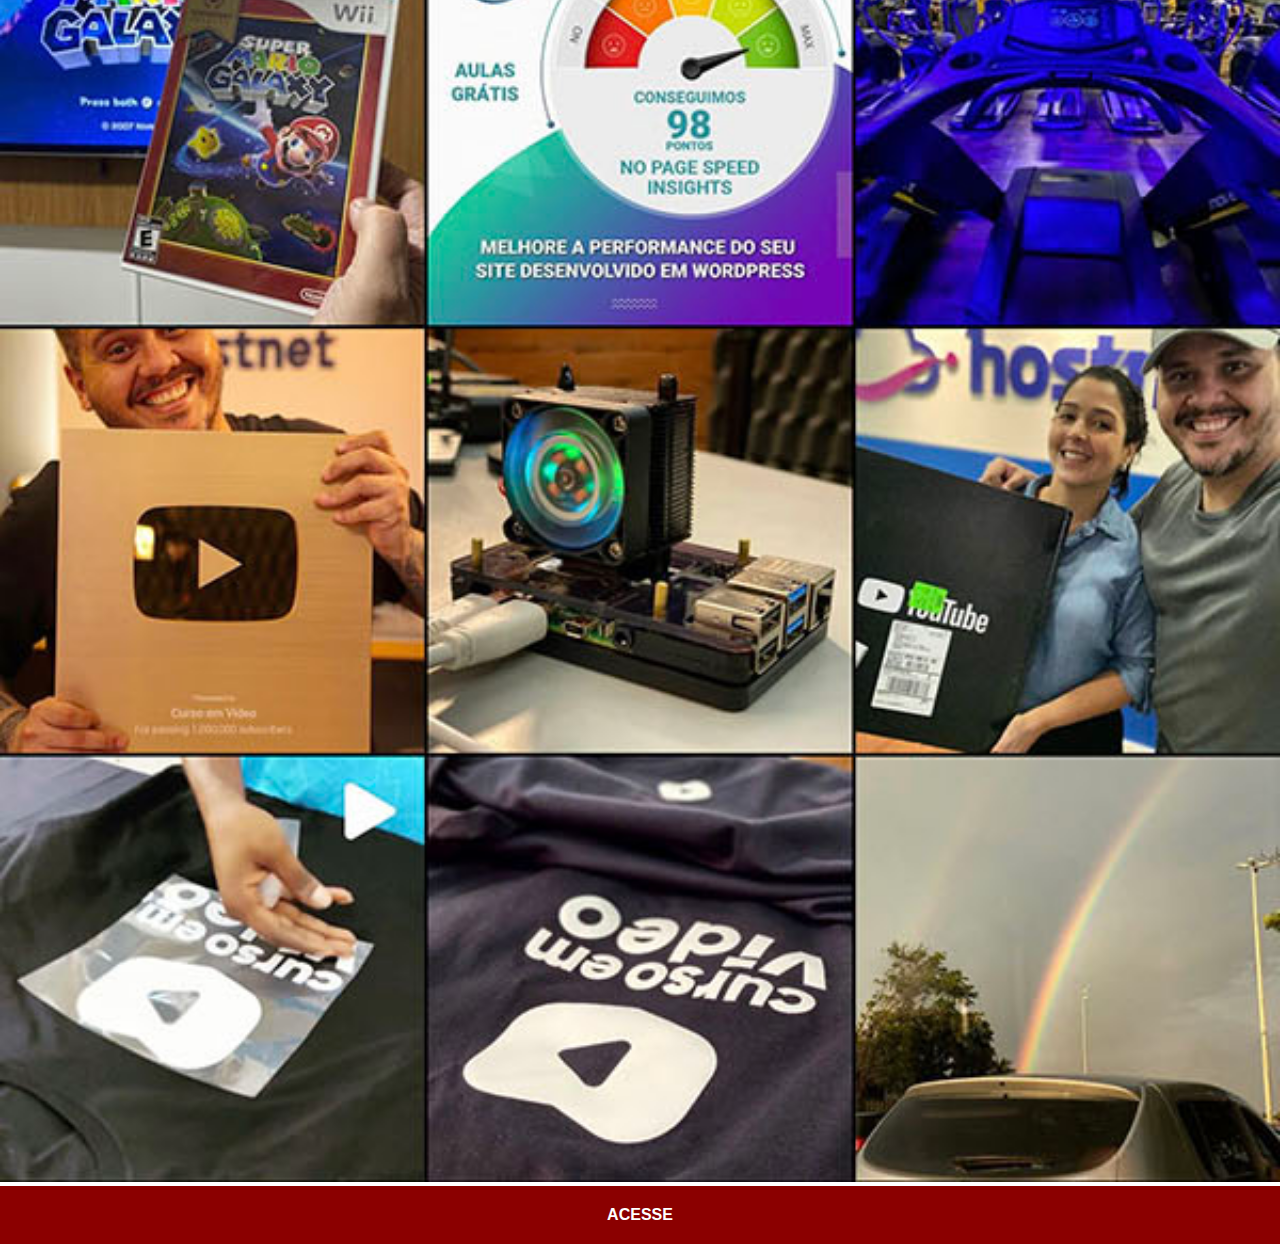
<file: instagram.html>
<!DOCTYPE html>
<html lang="pt-br">
<head>
    <meta charset="UTF-8">
    <meta name="viewport" content="width=device-width, initial-scale=1.0">
    <title>Instagram</title>
    <link rel="stylesheet" href="estilos/social.css">
</head>
<body>
    <img src="imagens/tela-instagram.jpg" alt="Instagram">
    <a href="https://www.instagram.com/gustavoguanabara/" target="_blank">ACESSE</a>
</body>
</html>
</file>
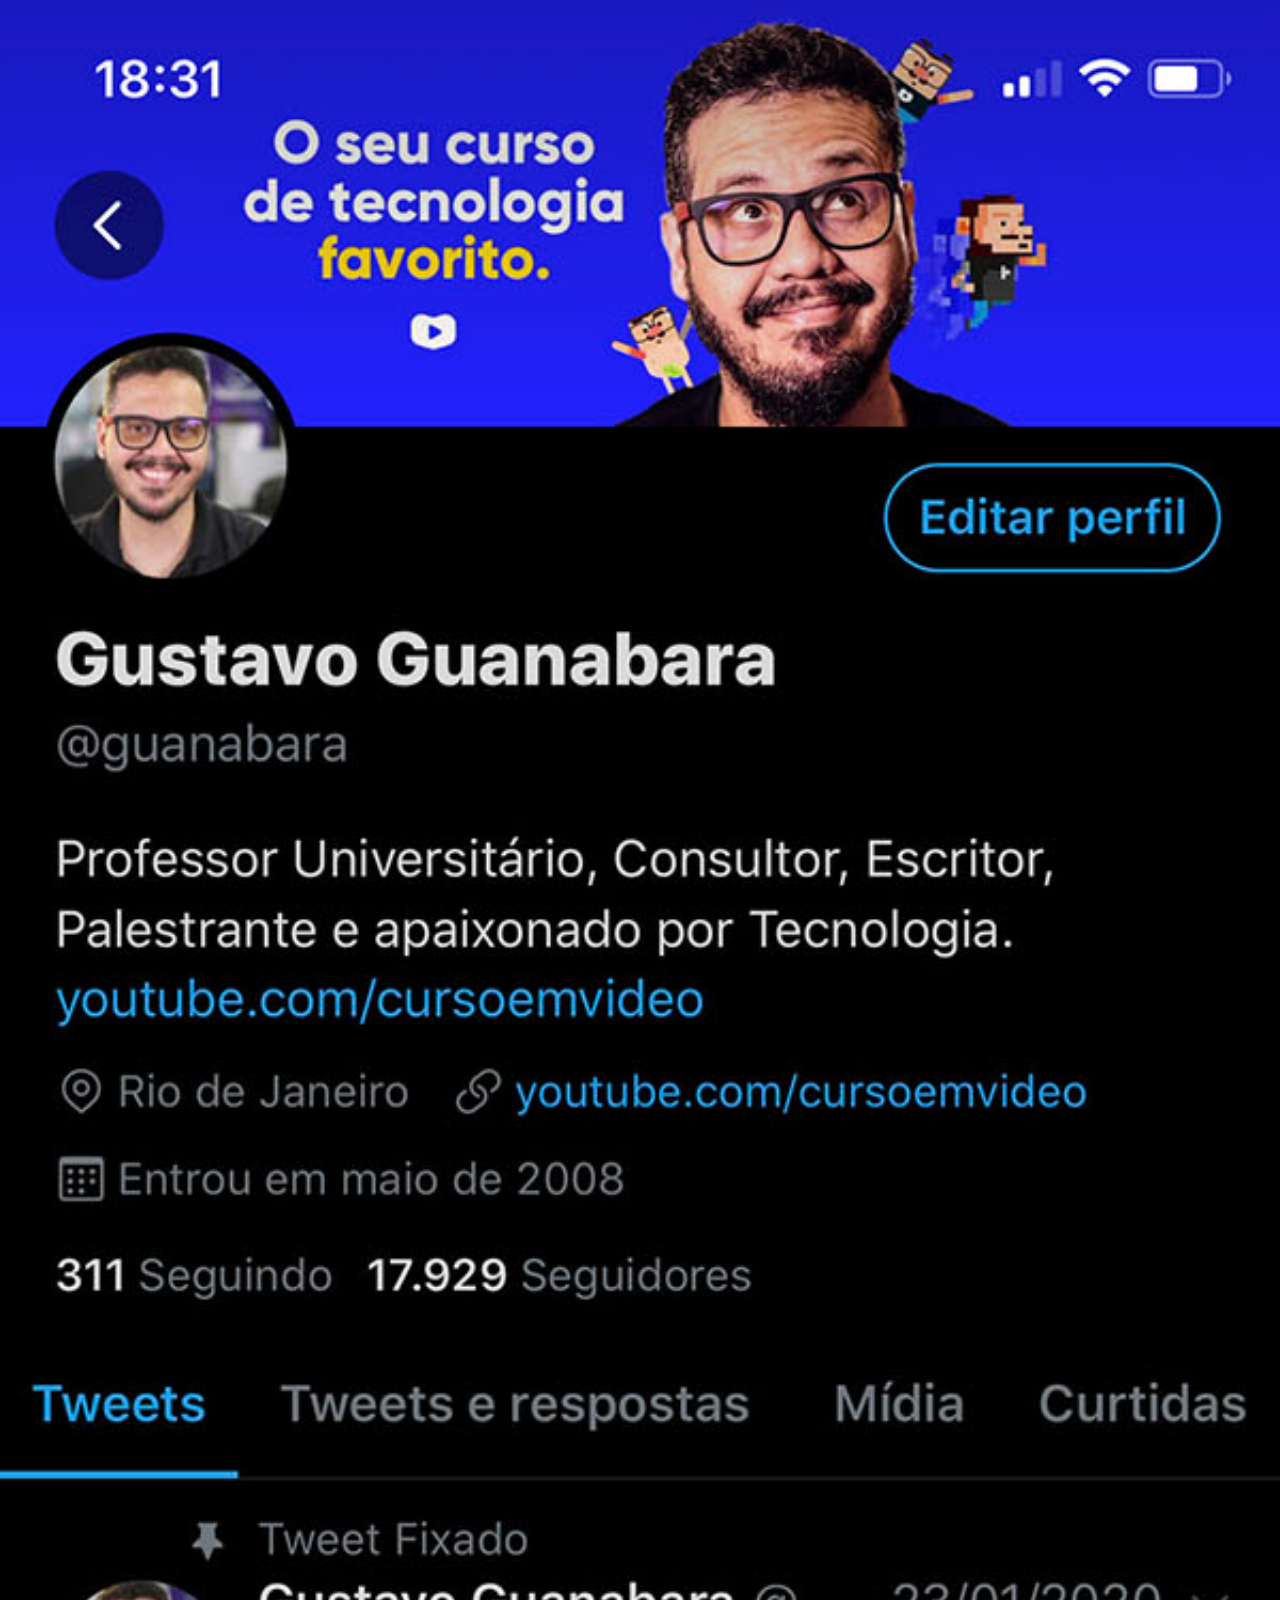
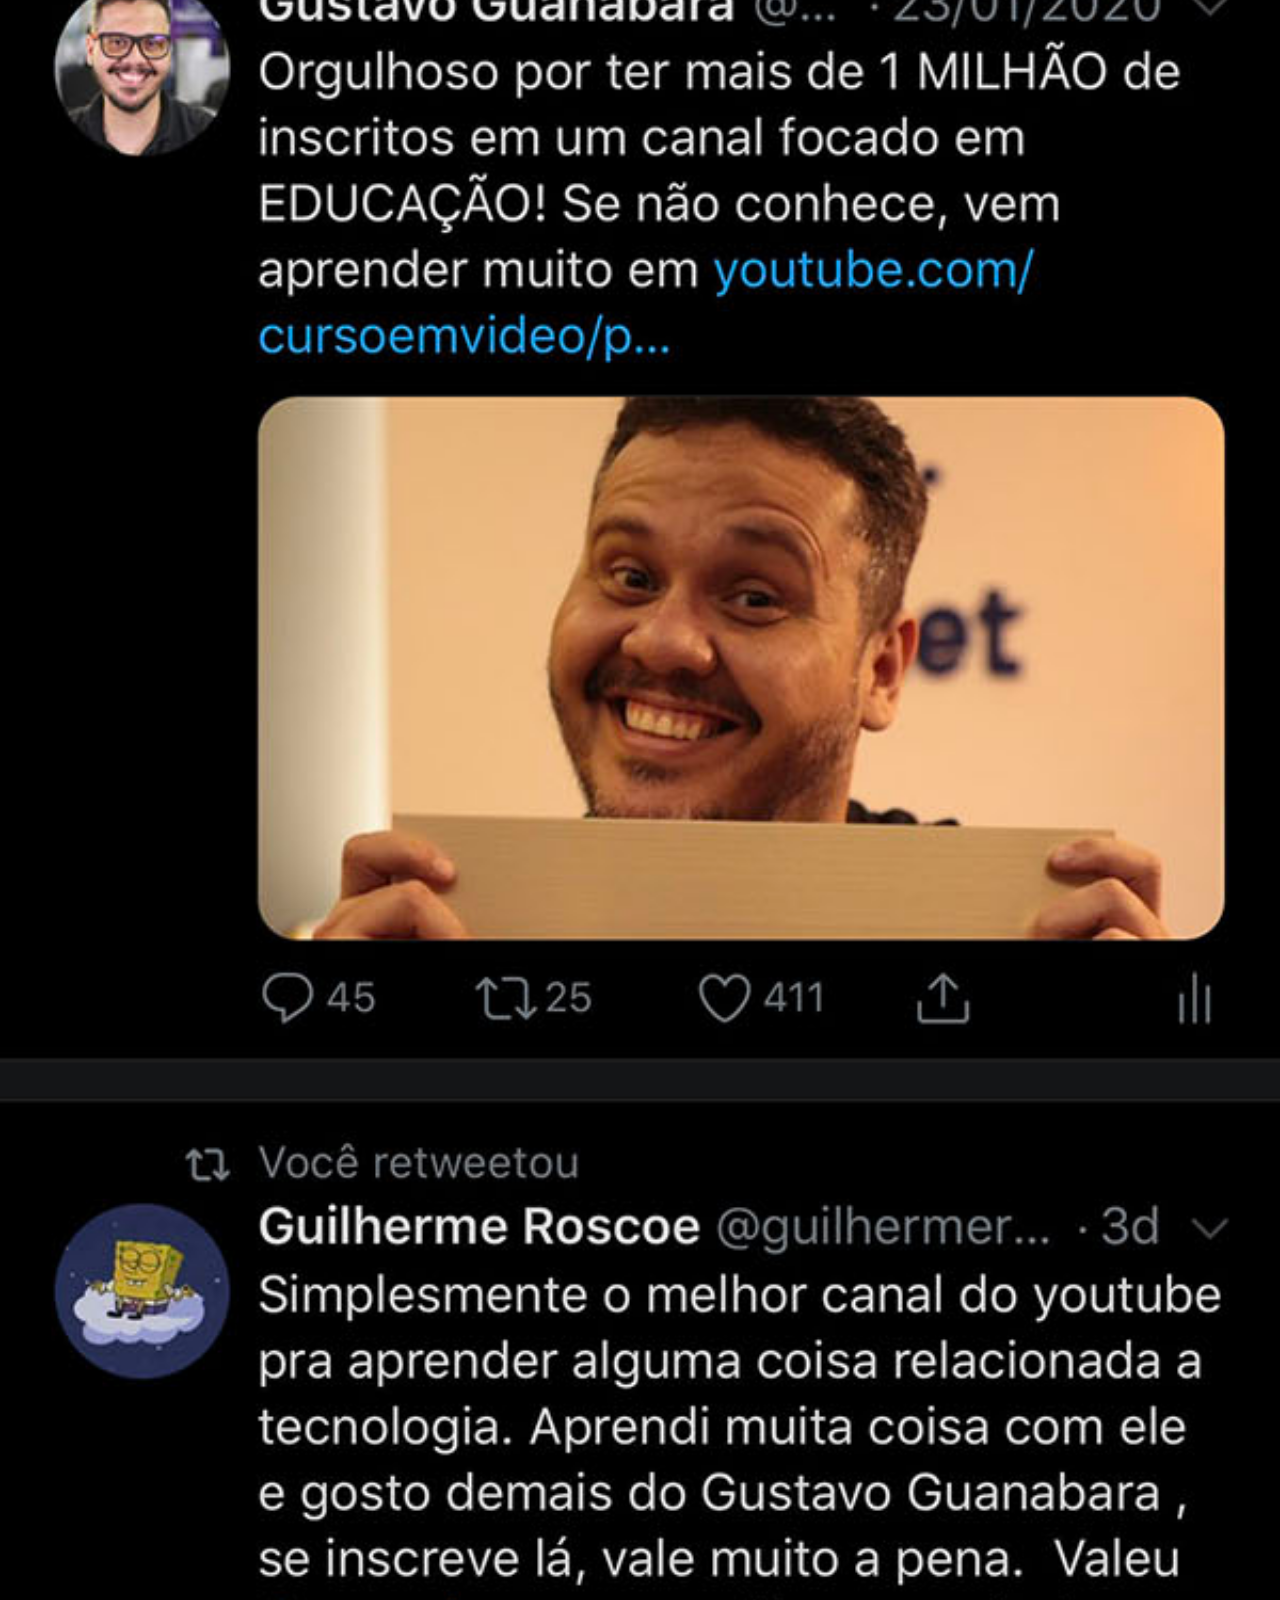
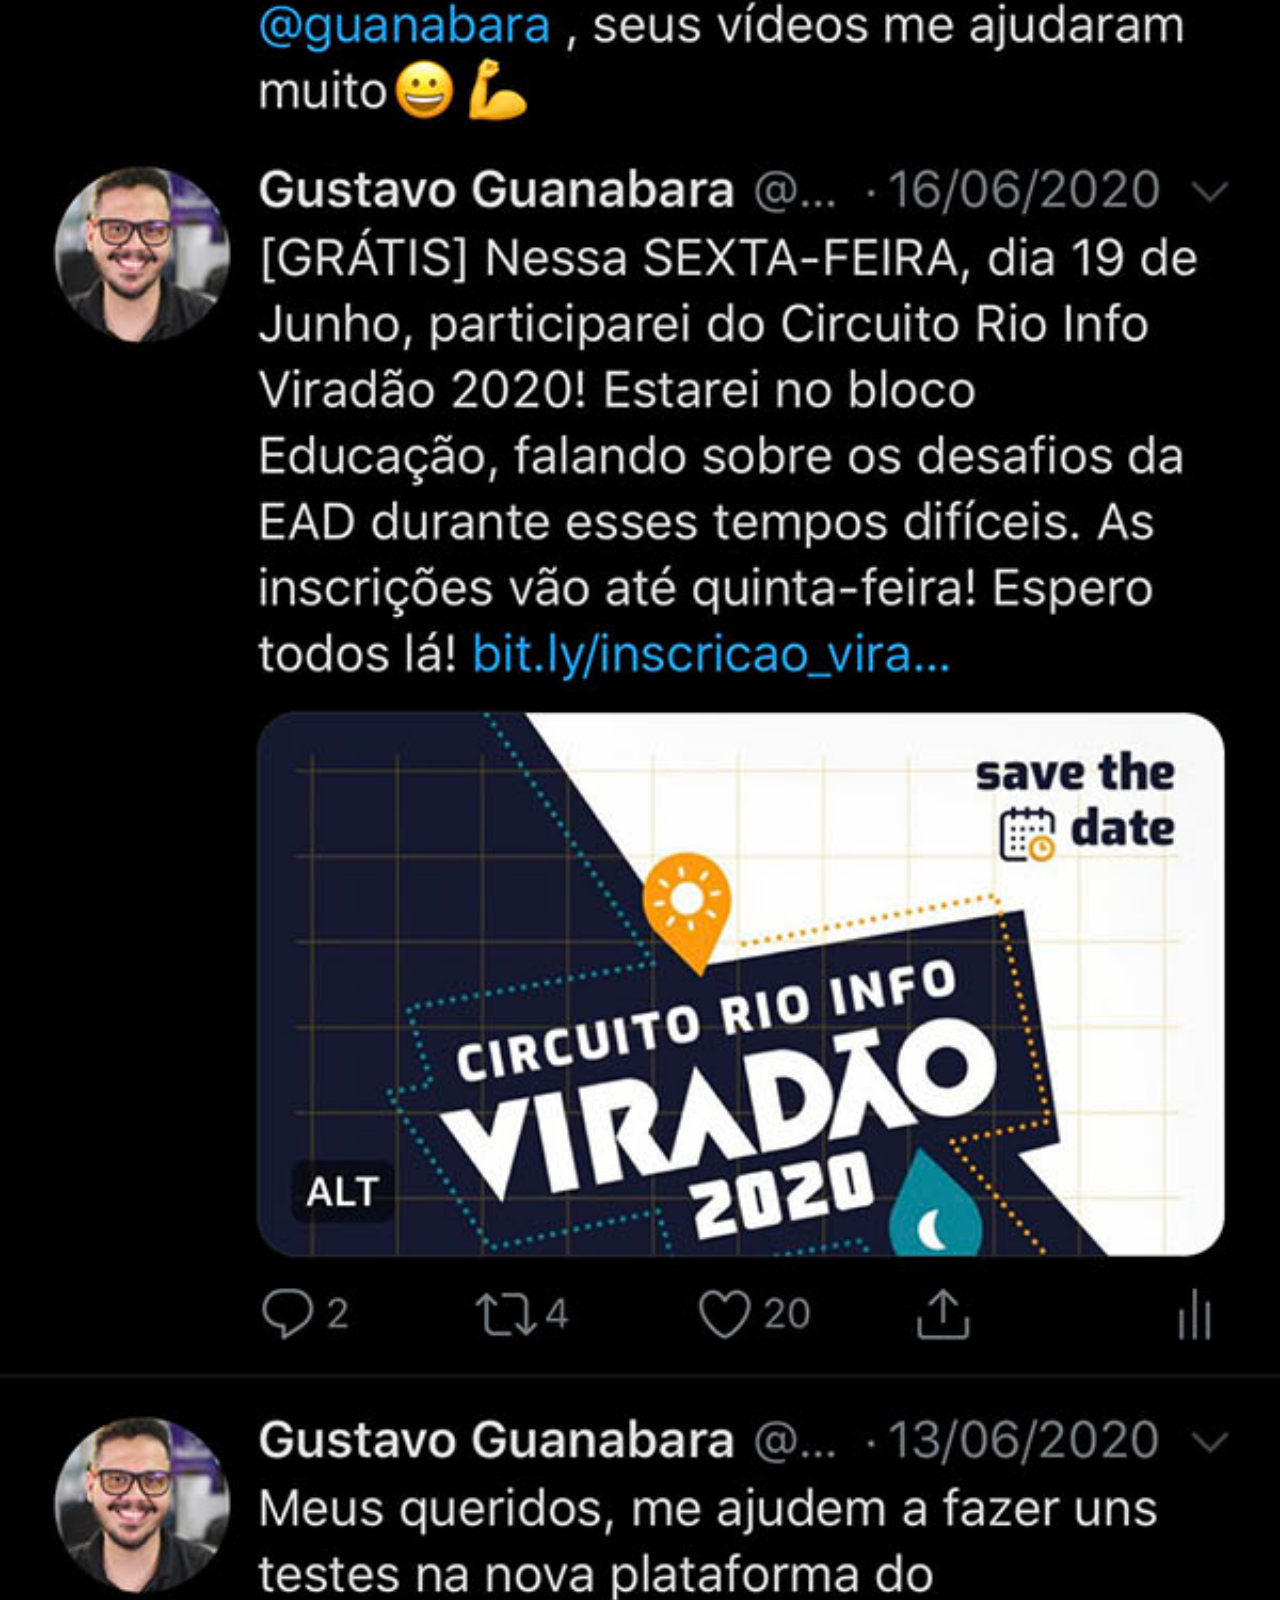
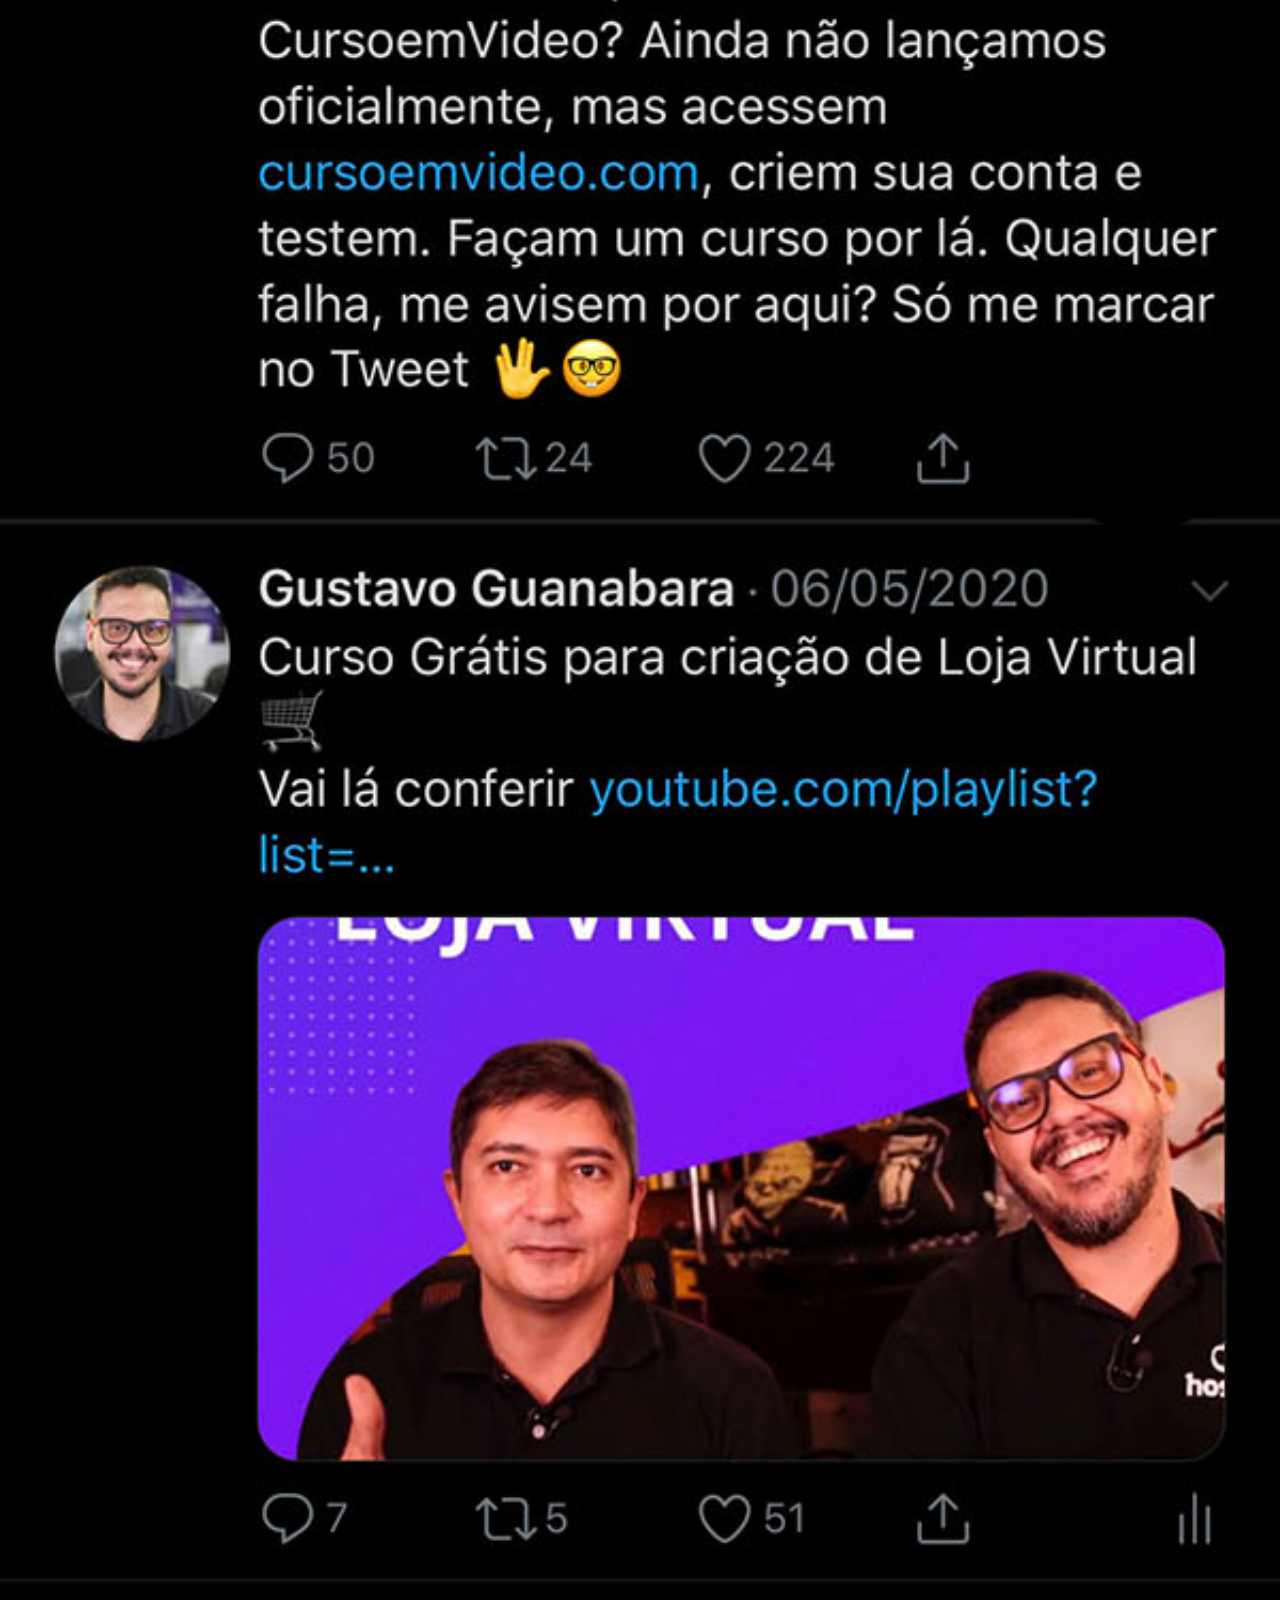
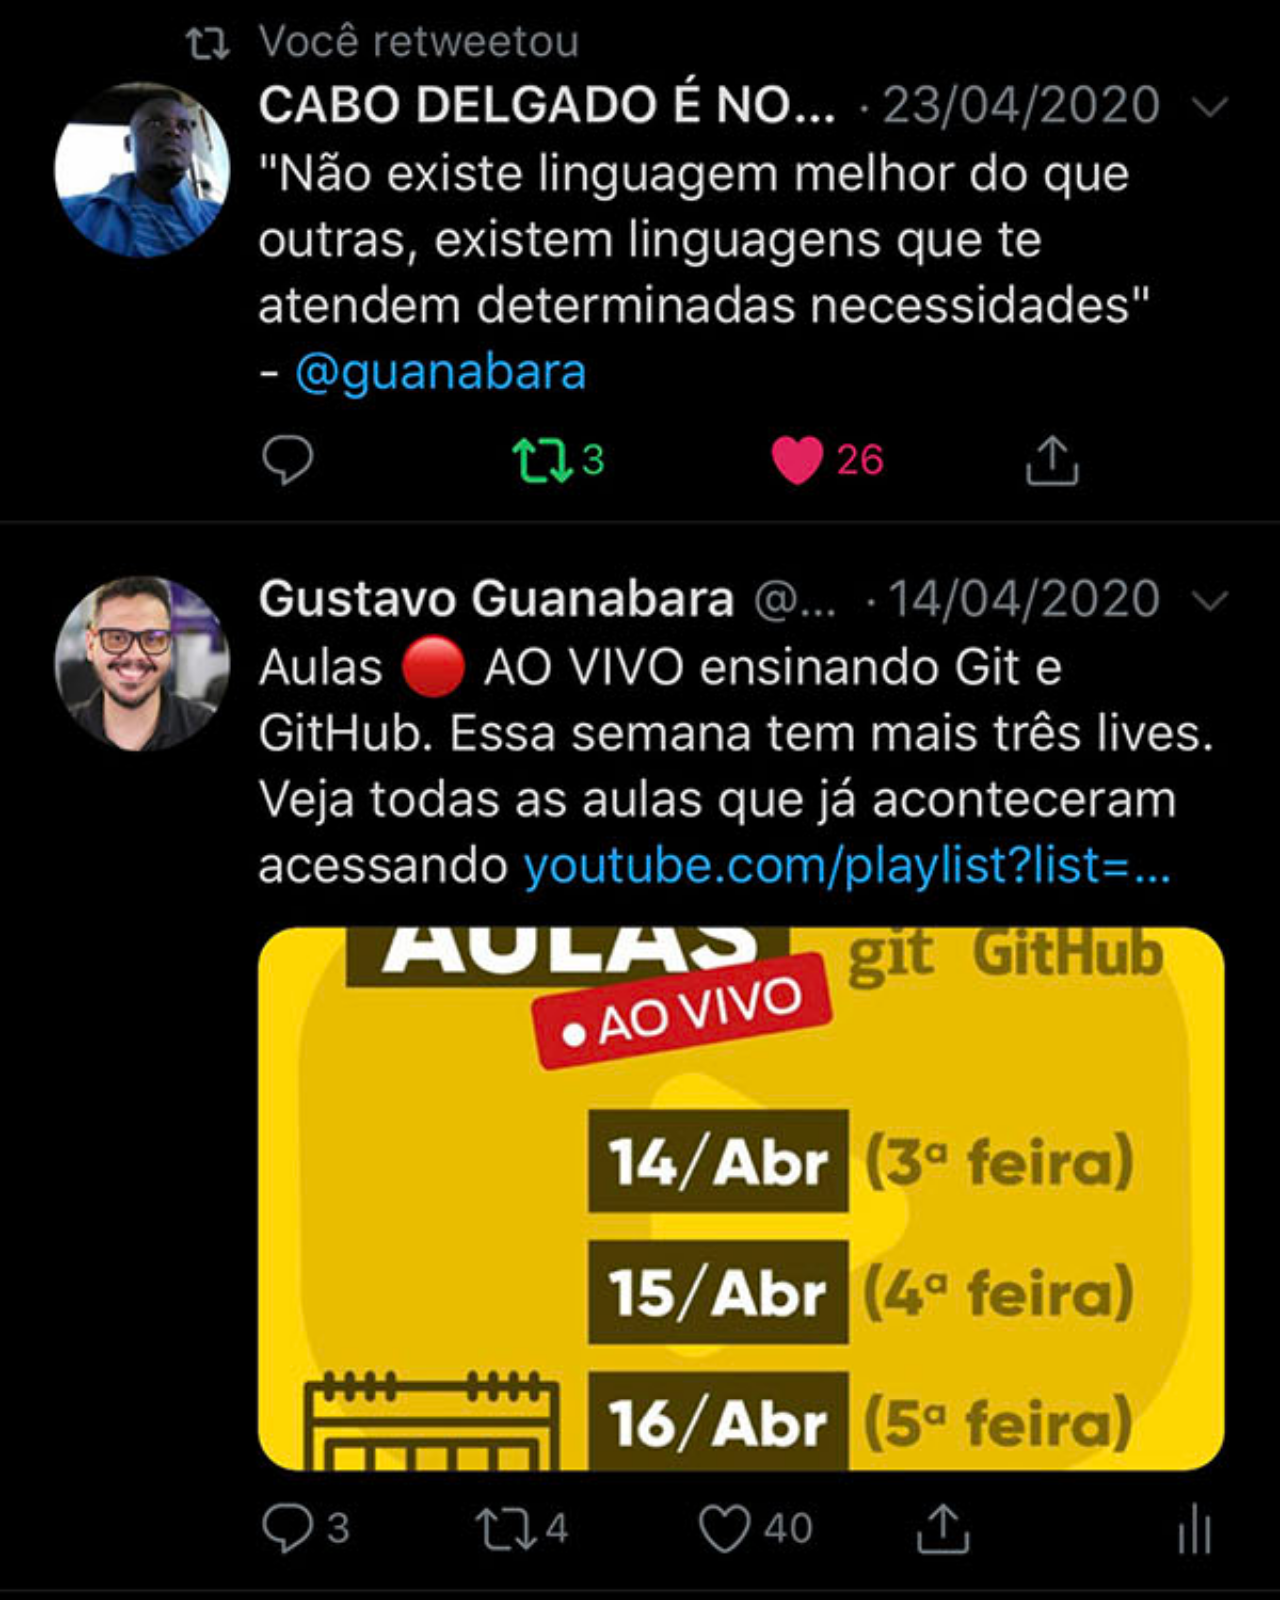
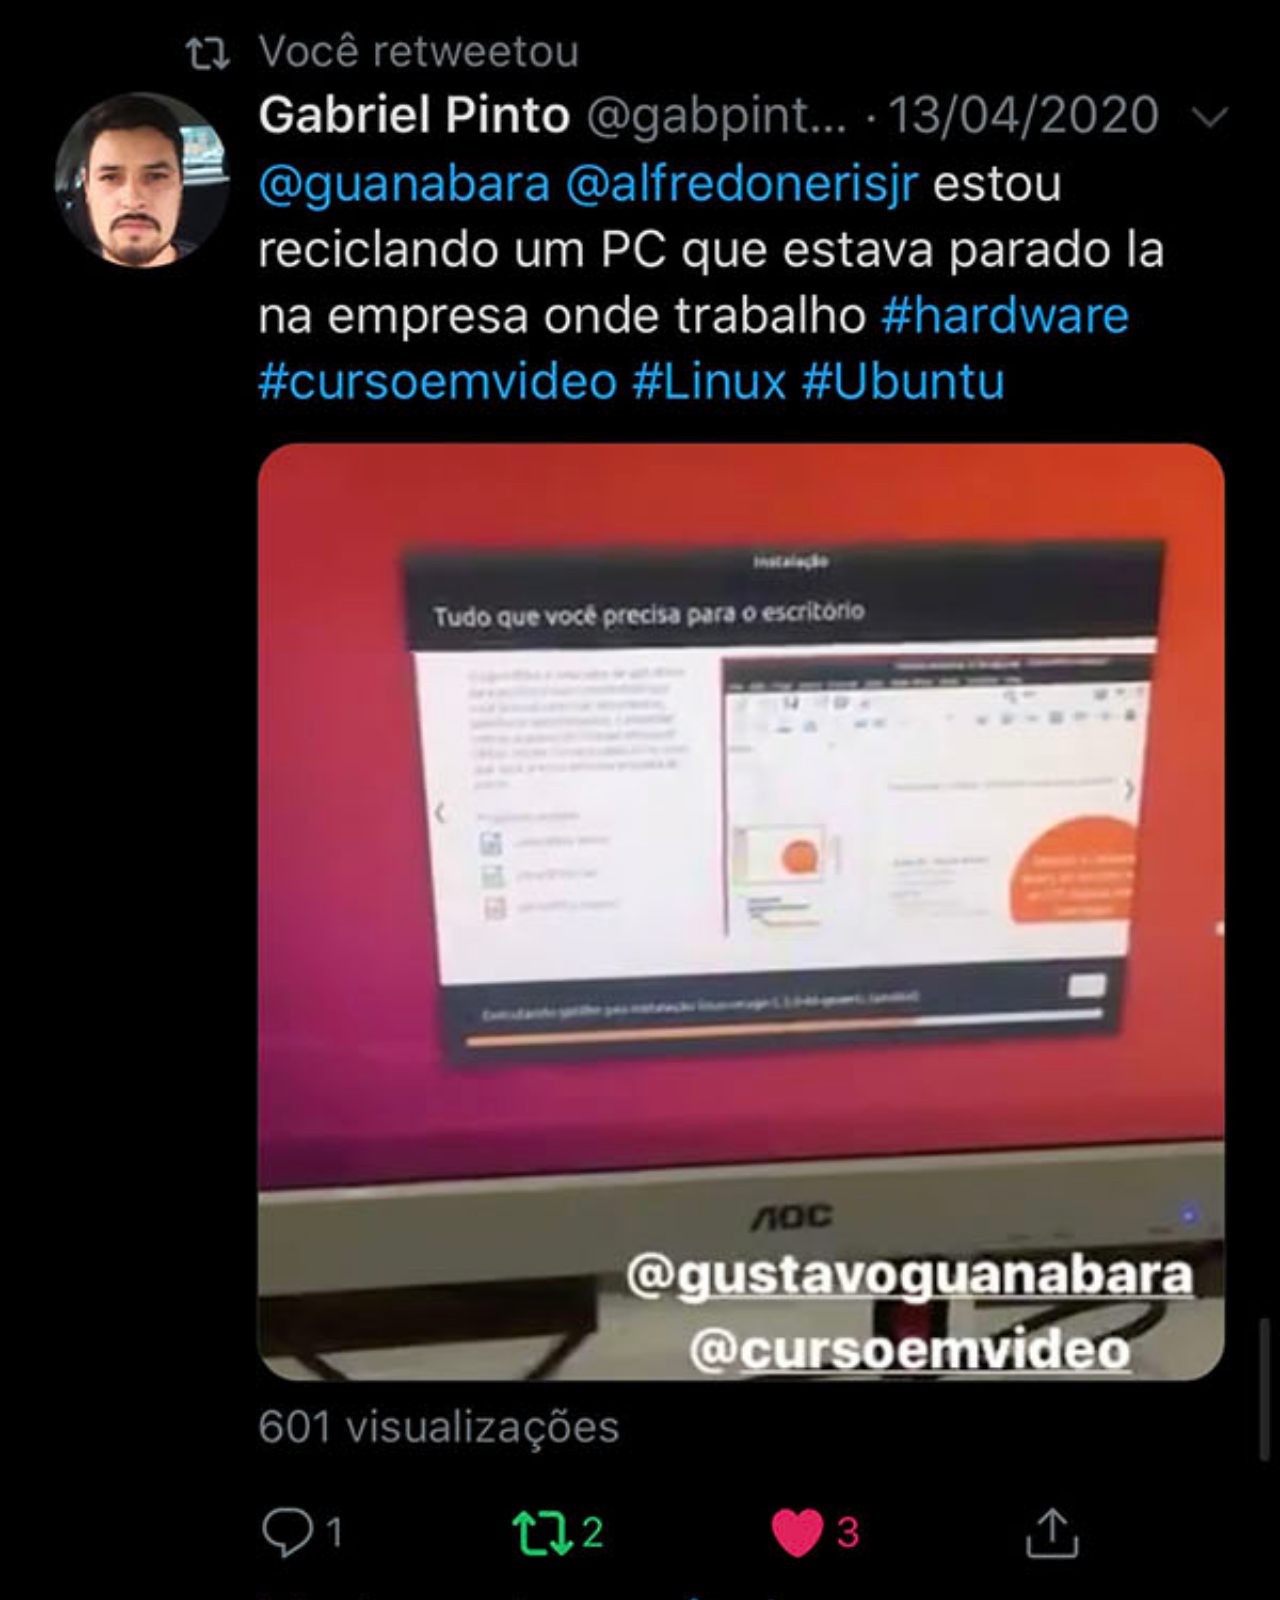
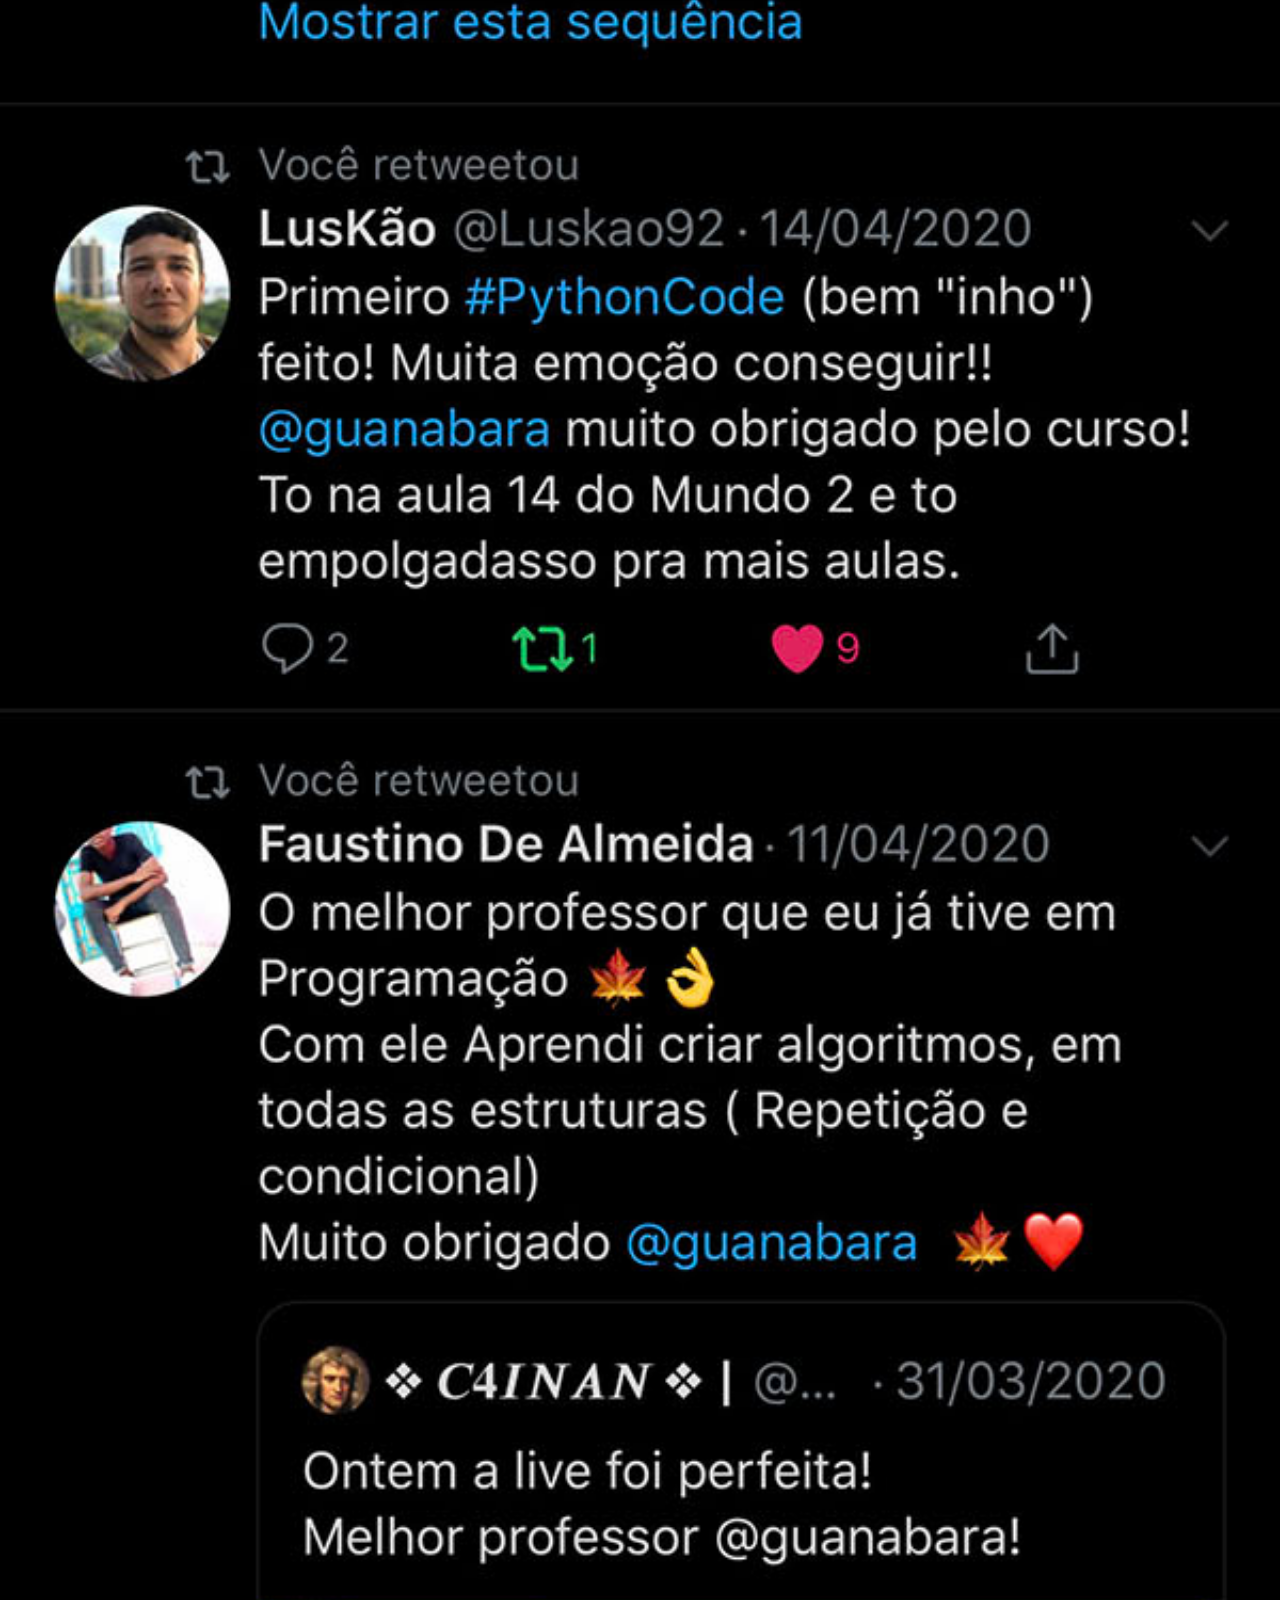
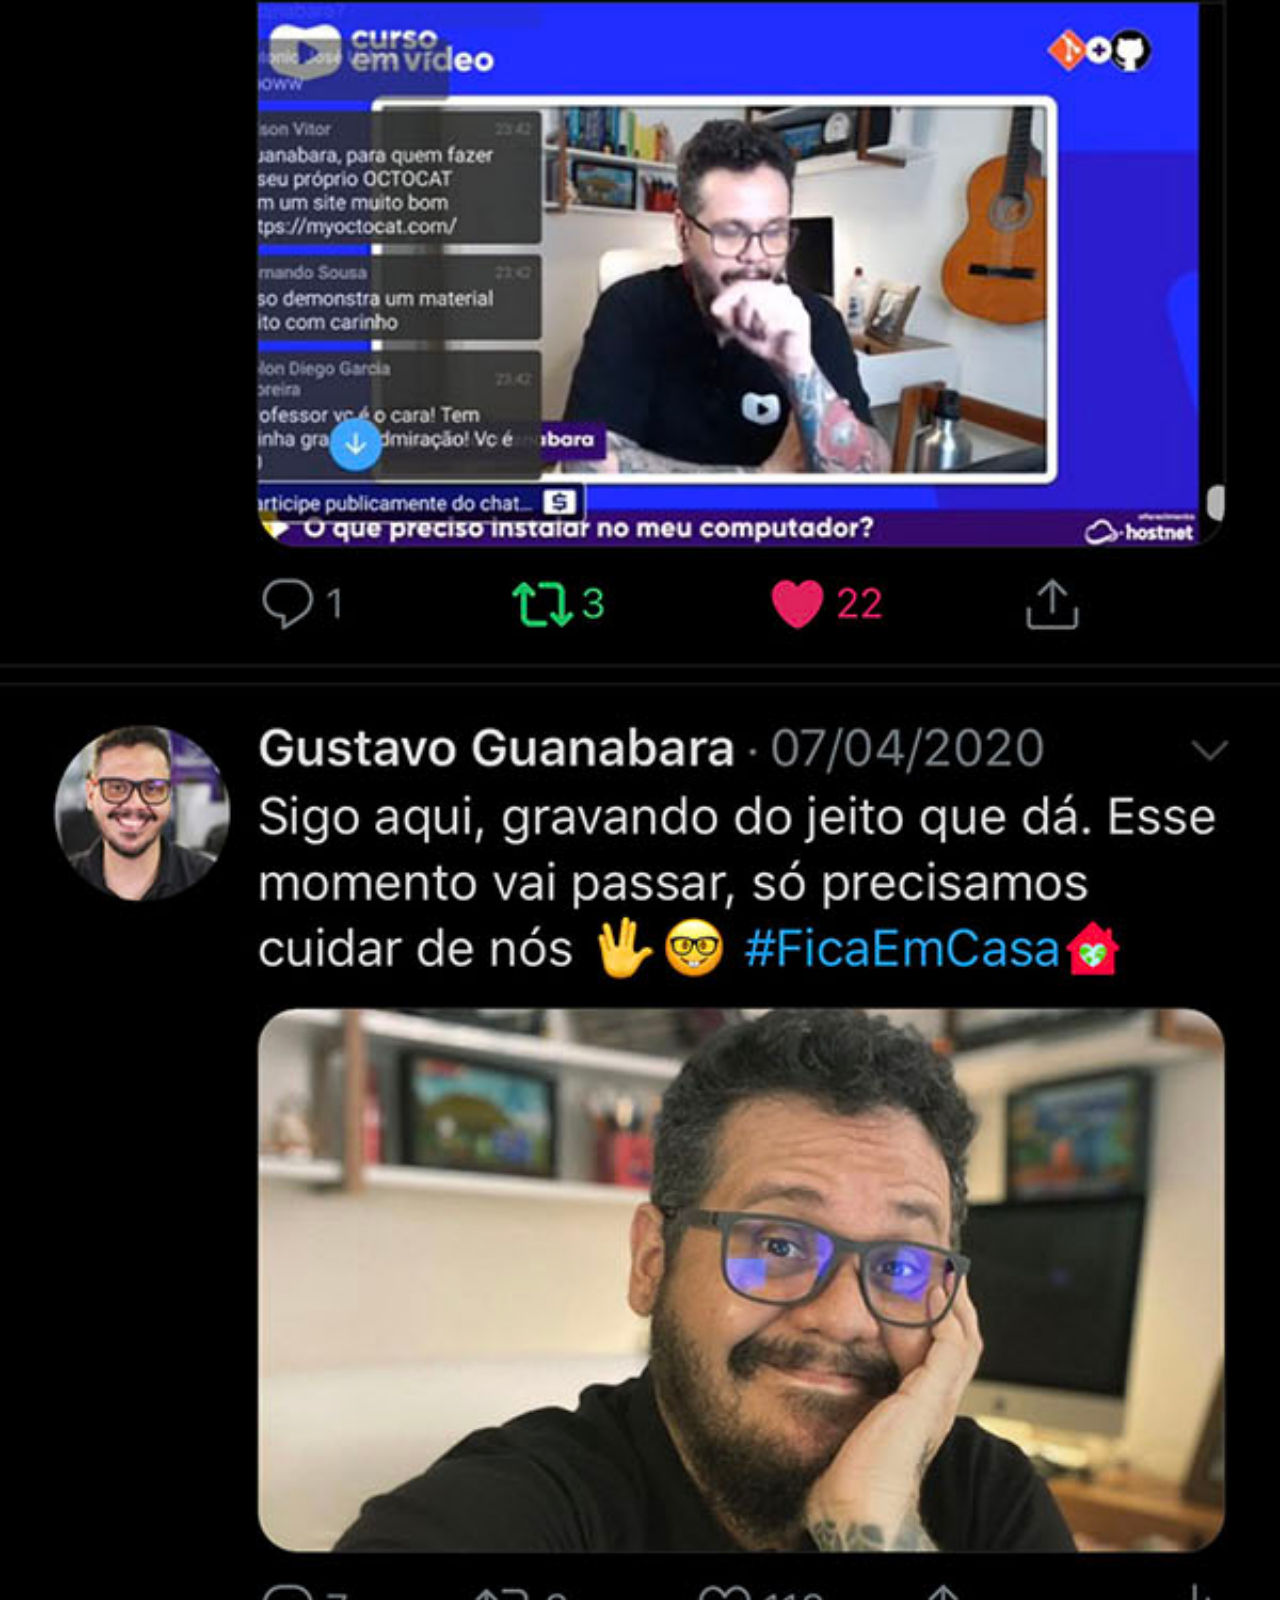
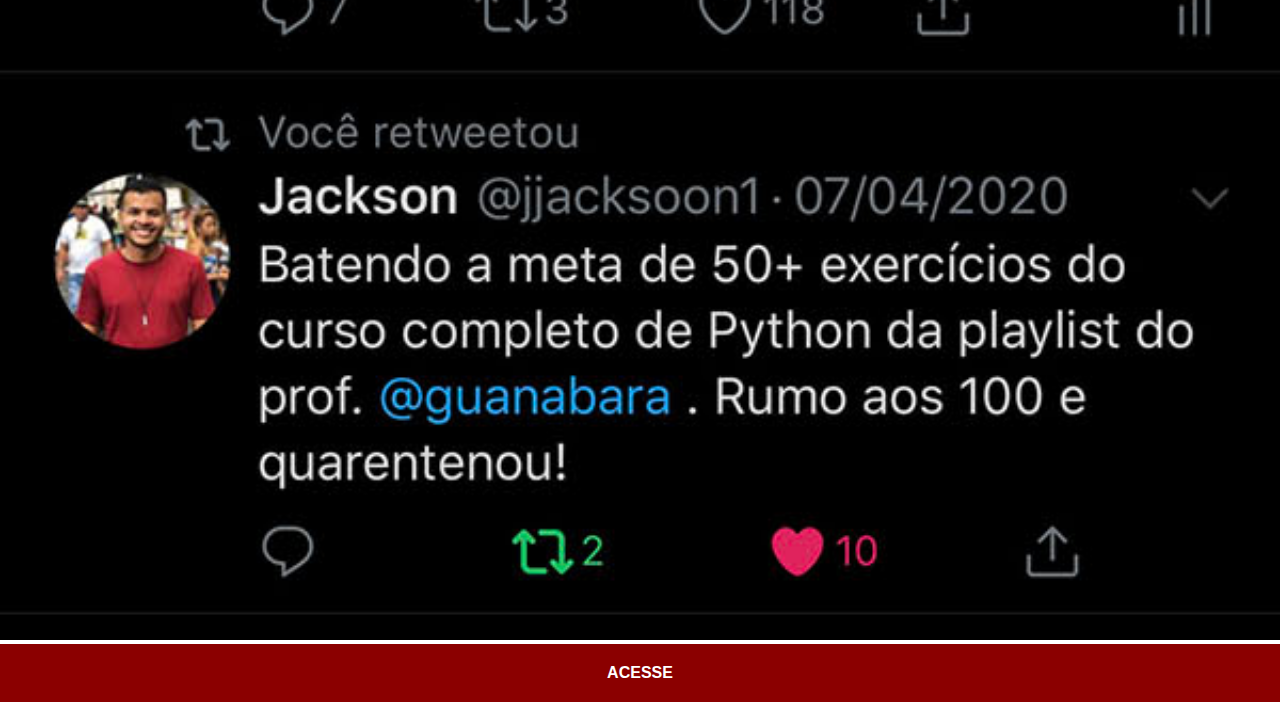
<file: twitter.html>
<!DOCTYPE html>
<html lang="pt-br">
<head>
    <meta charset="UTF-8">
    <meta name="viewport" content="width=device-width, initial-scale=1.0">
    <title>Twitter</title>
    <link rel="stylesheet" href="estilos/social.css">
</head>
<body>
    <img src="imagens/tela-twitter.jpg" alt="Twitter">
    <a href="https://twitter.com/guanabara" target="_blank">ACESSE</a>
</body>
</html>
</file>
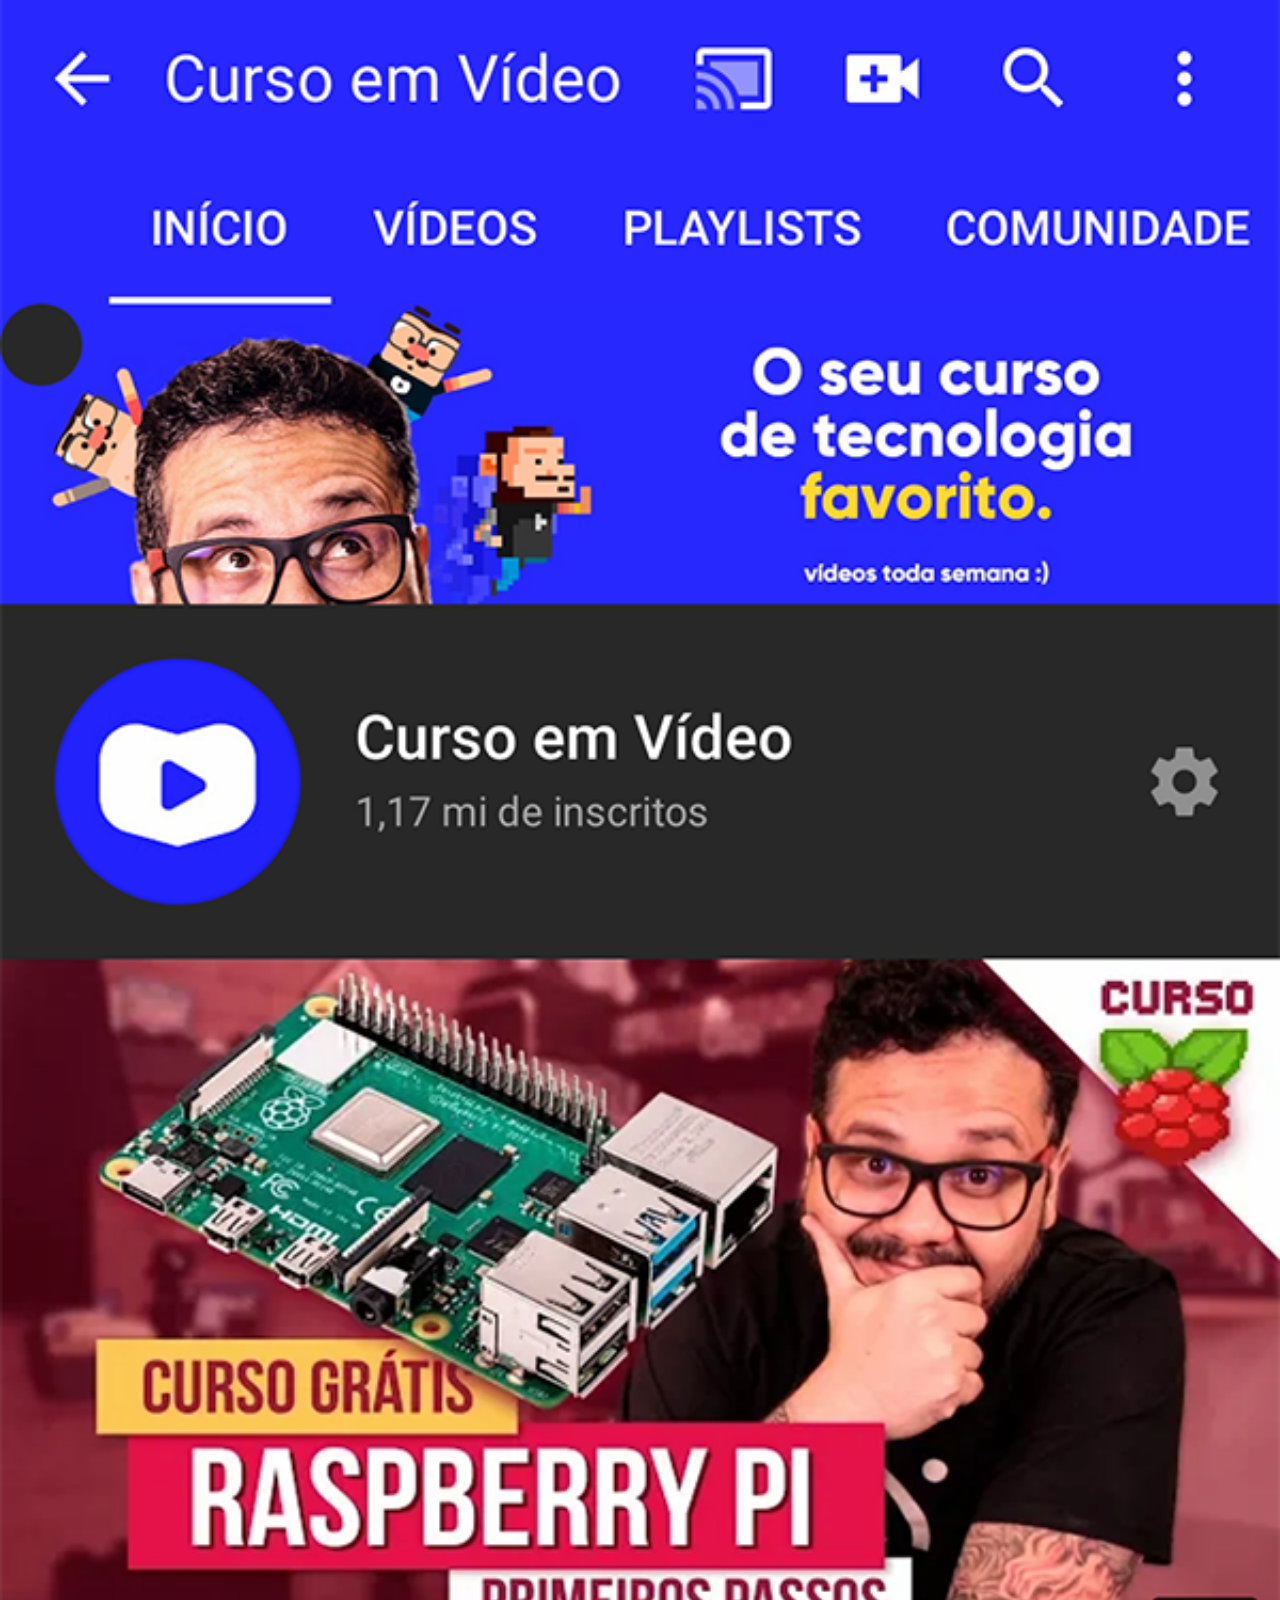
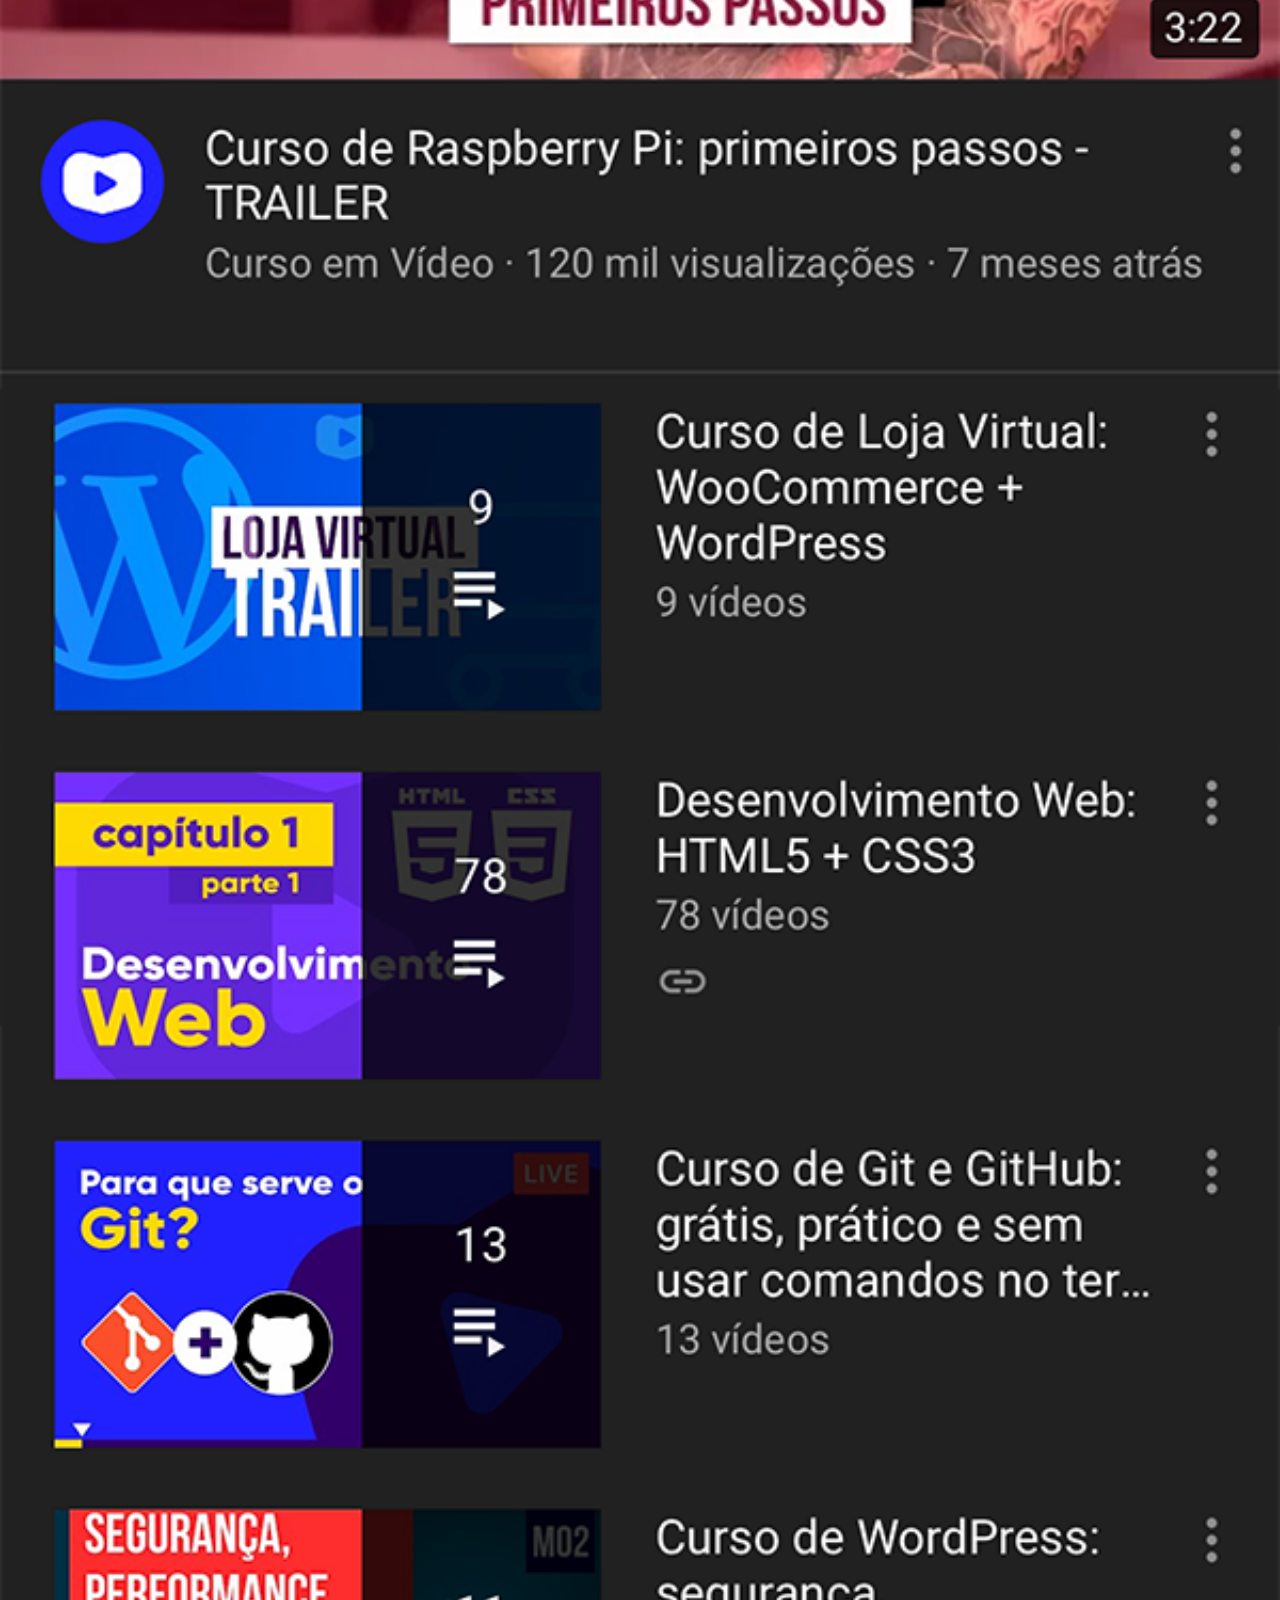
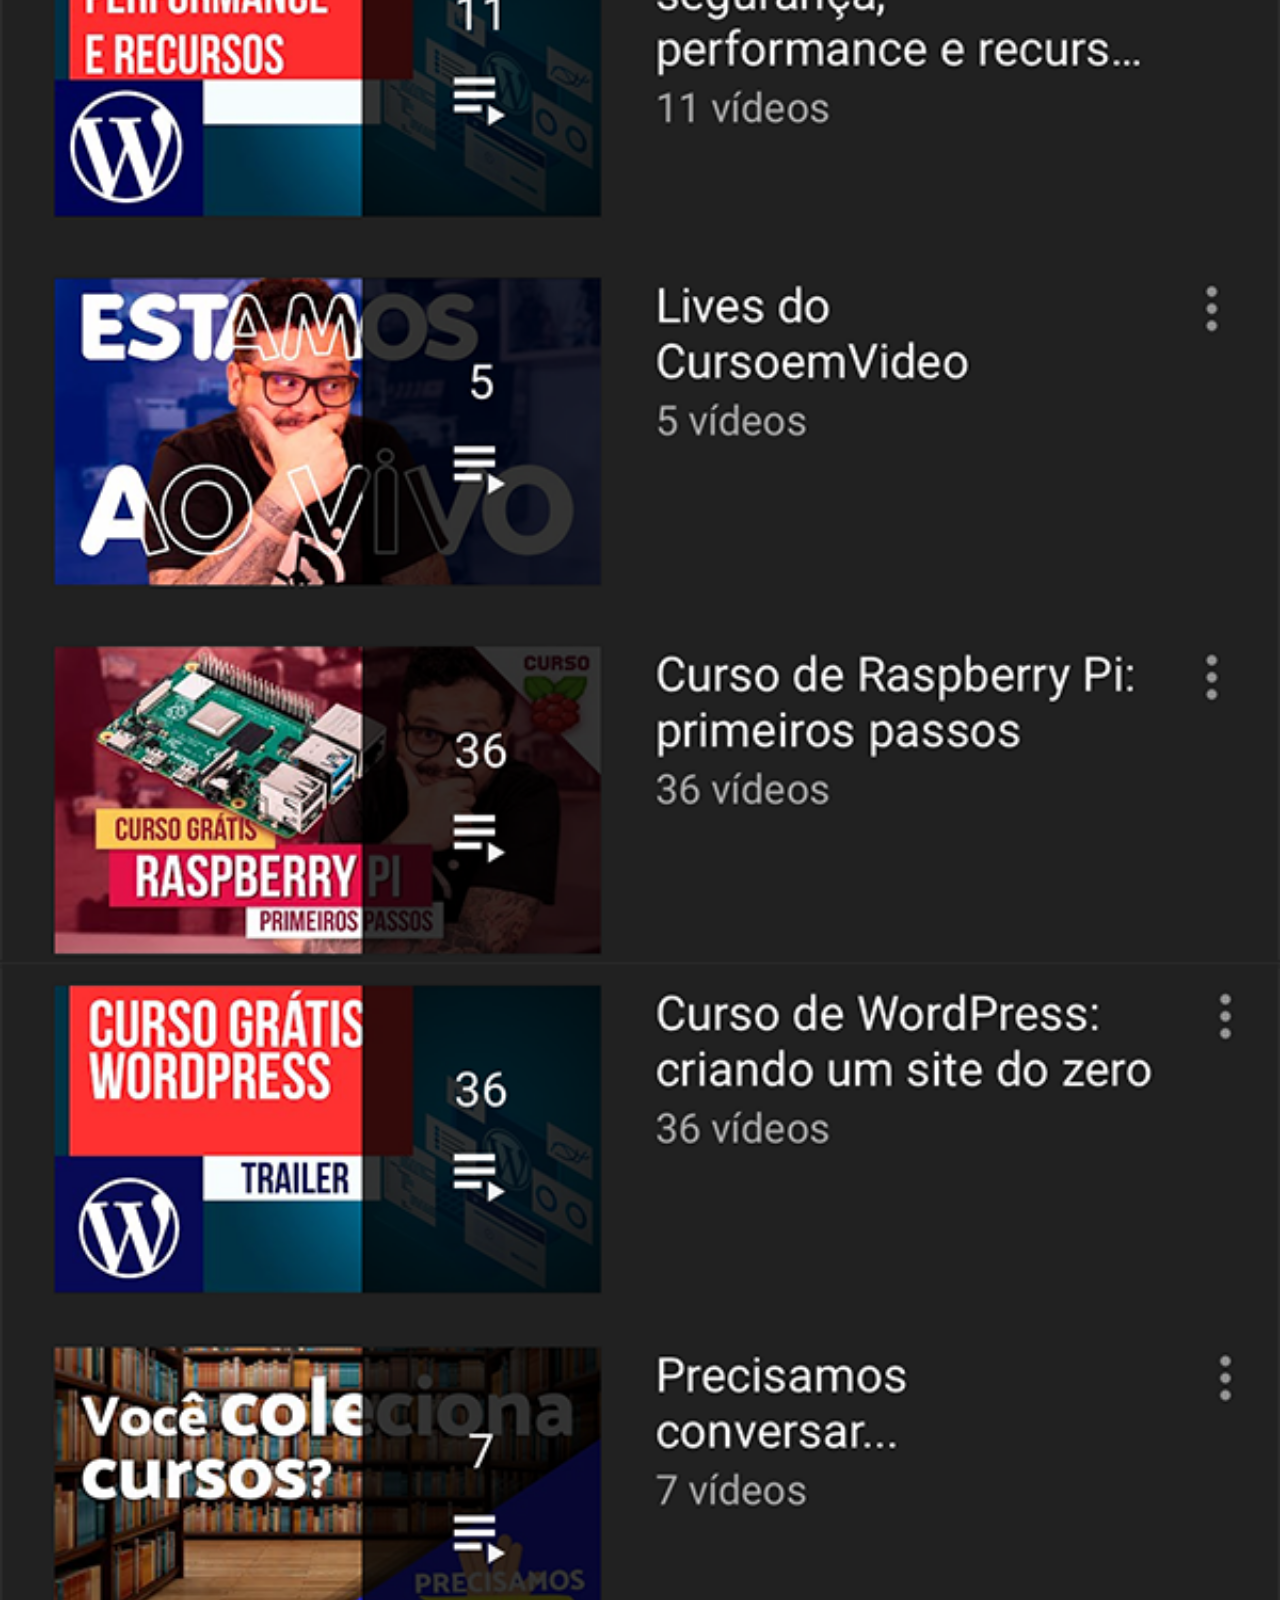
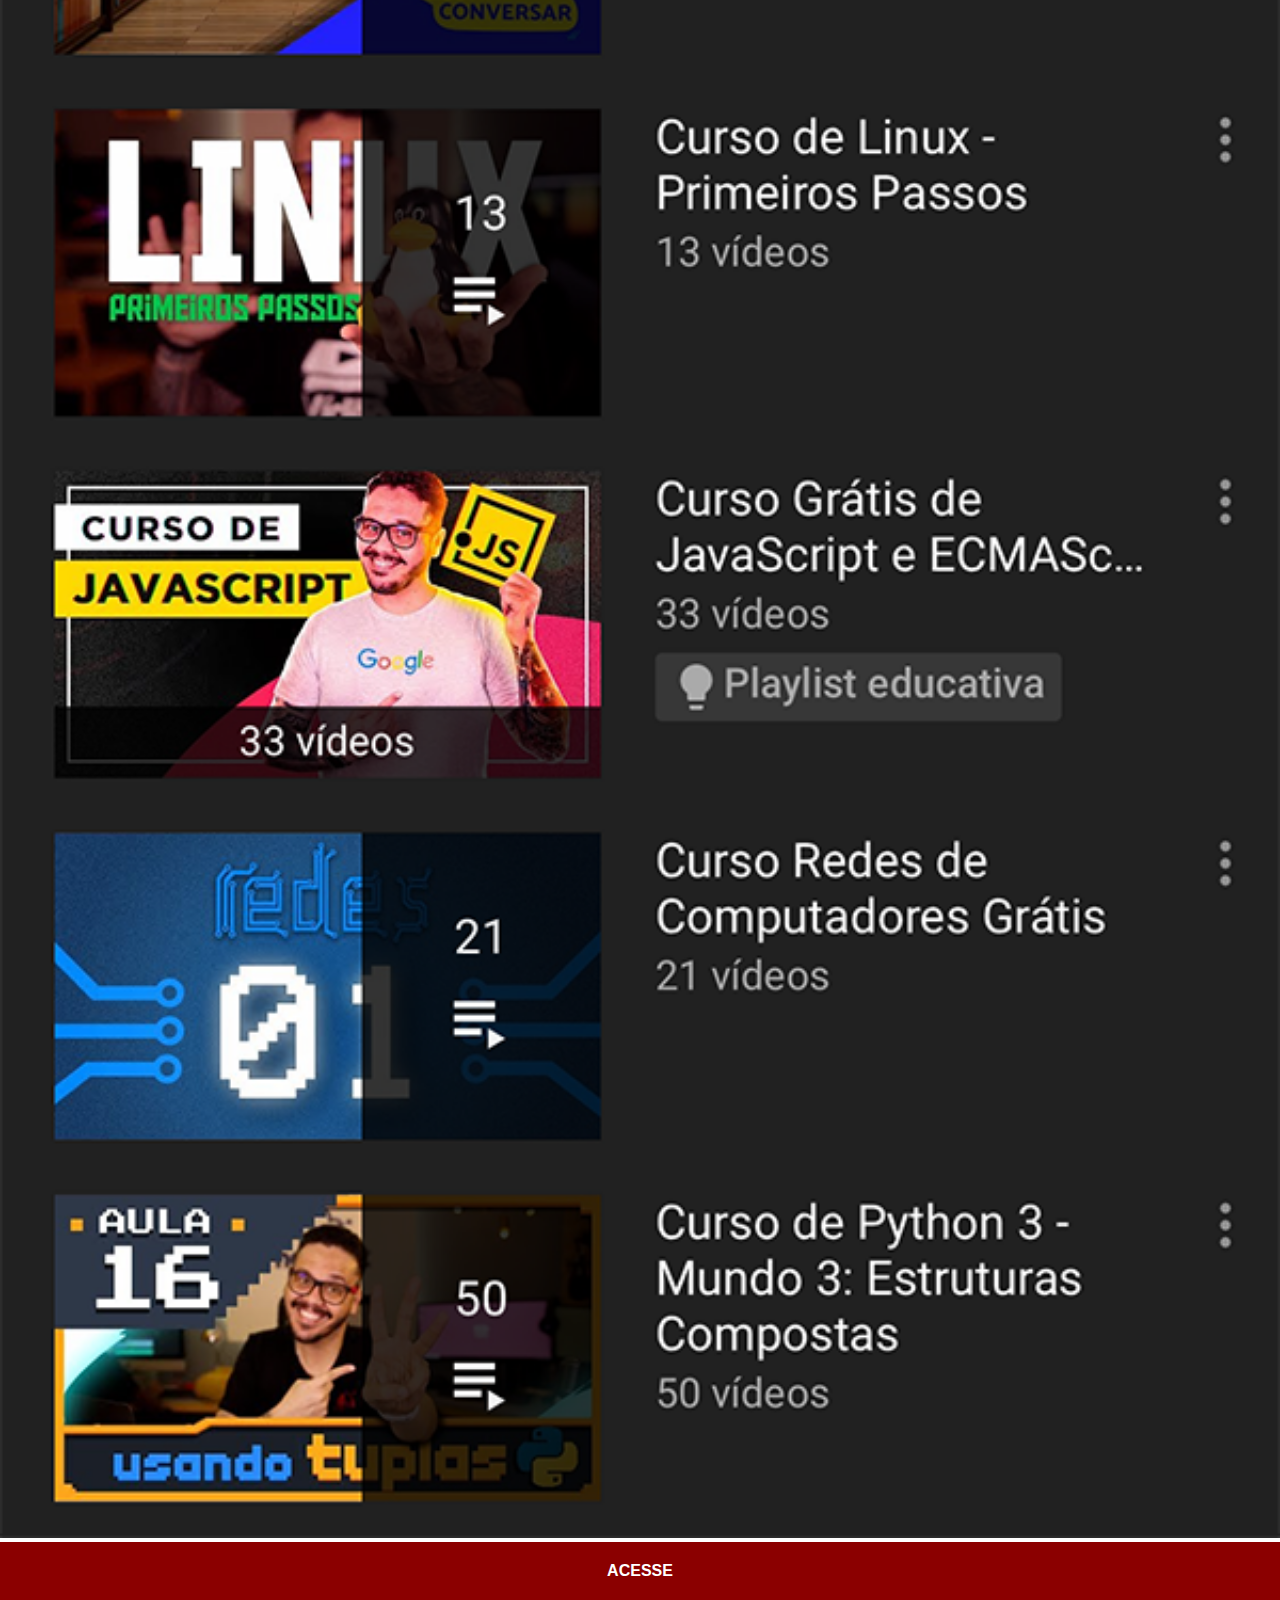
<file: youtube.html>
<!DOCTYPE html>
<html lang="pt-br">
<head>
    <meta charset="UTF-8">
    <meta name="viewport" content="width=device-width, initial-scale=1.0">
    <title>YouTube</title>
    <link rel="stylesheet" href="estilos/social.css">
</head>
<body>
    <img src="imagens/tela-youtube.png" alt="YouTube">
    <a href="https://www.youtube.com/@CursoemVideo" target="_blank" >ACESSE</a>
</body>
</html>
</file>
<file: estilos/style.css>
@charset "UTF-8";

*{
    margin: 0;
    padding: 0;
    font-family: Arial, Helvetica, sans-serif;
}

html, body{
    height: 100vh;
    width: 100vw;
    background-color: black;
}

body{
    background: url(../imagens/fundo-madeira.jpg) no-repeat top center;
    background-size: cover;
    background-attachment: fixed;
}

main{
    height: 100vh;
    position: relative;
}

section#telefone{

    position: absolute;
    top: 50%;
    left: 50%;
    transform: translate(-50%, -50%);
    height: 627px;
    width: 311px;

    background: url(../imagens/frame-iphone.png) no-repeat;
}

iframe#tela{
    position: relative;
    top: 80px;
    left: 22px;
    width: 267px;
    height: 471px;
}

section#redes-sociais{
    text-align: right;
}

section#redes-sociais img{
    width: 60px;
    margin: 10px;
    border-radius: 50%;
    box-shadow: 2px 2px 5px rgba(0, 0, 0, 0.507);
    box-sizing: border-box;
}

section#redes-sociais img:hover{
    border: 2px solid rgba(255, 255, 255, 0.788);
    transform: translate(-3px, -3px);
    box-shadow: 5px 5px 10px rgba(0, 0, 0, 0.671);
    transition: transform 0.5s, border 0.7s;
}
</file>
<file: estilos/social.css>
@charset "UTF-8";
*{
    margin: 0;
    padding: 0;
    font-family: Arial, Helvetica, sans-serif;
}

::-webkit-scrollbar{
    width: 0px;
    height: 0px;
}

img{
    width: 100vw;
}

a{
    display: block;
    background-color: darkred;
    padding: 20px;
    text-align: center;
    font-weight: bolder;
    text-decoration: none;
    color: white;
}

a:hover{
    background-color: red;
}
</file>
